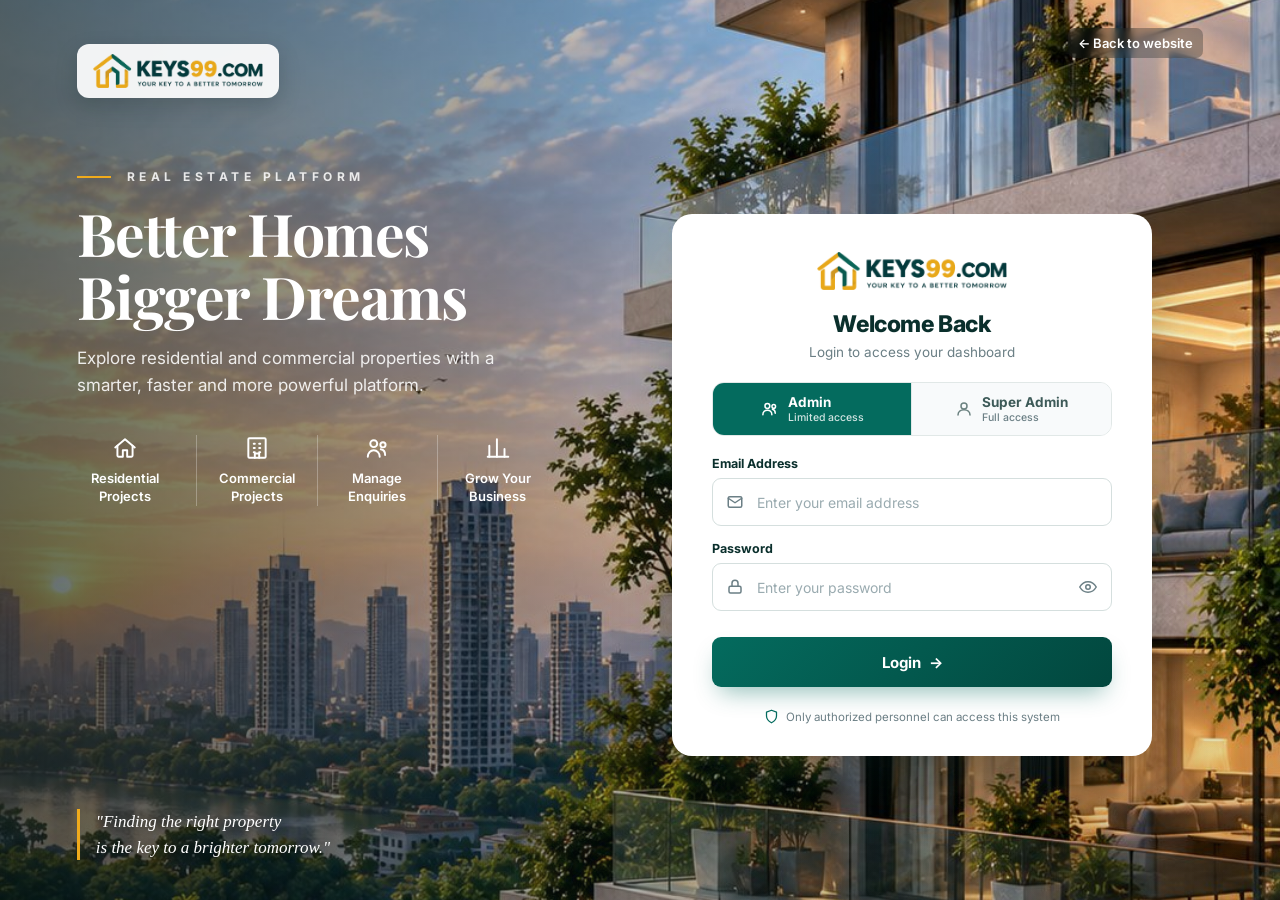
<file: login.html>
<!doctype html>
<html lang="en">
<head>
<meta charset="utf-8">
<meta name="viewport" content="width=device-width,initial-scale=1,viewport-fit=cover">
<meta name="robots" content="noindex,nofollow">
<meta name="theme-color" content="#046b5e">
<title>Keys99 Admin | Secure Login</title>
<link rel="preconnect" href="https://fonts.googleapis.com">
<link rel="preconnect" href="https://fonts.gstatic.com" crossorigin>
<link href="https://fonts.googleapis.com/css2?family=Inter:wght@400;500;600;700;800&family=Playfair+Display:wght@600;700&display=swap" rel="stylesheet">
<link rel="stylesheet" href="./css/login.css?v=20261106.1650-bfadc7a">
<script src="./assets/vendor/supabase-js-2.117.3/supabase.js"></script>
<!-- build:start (generated by scripts/stamp-build.sh — do not edit by hand) -->
<meta name="build" content="20261106.1650-bfadc7a">
<script type="importmap">
{
  "imports": {
    "./js/admins.js": "./js/admins.js?v=20261106.1650-bfadc7a",
    "./js/analytics.js": "./js/analytics.js?v=20261106.1650-bfadc7a",
    "./js/app.js": "./js/app.js?v=20261106.1650-bfadc7a",
    "./js/archive.js": "./js/archive.js?v=20261106.1650-bfadc7a",
    "./js/blog.js": "./js/blog.js?v=20261106.1650-bfadc7a",
    "./js/captcha.js": "./js/captcha.js?v=20261106.1650-bfadc7a",
    "./js/config.js": "./js/config.js?v=20261106.1650-bfadc7a",
    "./js/custom-select.js": "./js/custom-select.js?v=20261106.1650-bfadc7a",
    "./js/email-template.js": "./js/email-template.js?v=20261106.1650-bfadc7a",
    "./js/entity-form.js": "./js/entity-form.js?v=20261106.1650-bfadc7a",
    "./js/image-compress.js": "./js/image-compress.js?v=20261106.1650-bfadc7a",
    "./js/image-maintenance.js": "./js/image-maintenance.js?v=20261106.1650-bfadc7a",
    "./js/list-filters.js": "./js/list-filters.js?v=20261106.1650-bfadc7a",
    "./js/live-visitors.js": "./js/live-visitors.js?v=20261106.1650-bfadc7a",
    "./js/newsletter.js": "./js/newsletter.js?v=20261106.1650-bfadc7a",
    "./js/profile.js": "./js/profile.js?v=20261106.1650-bfadc7a",
    "./js/project-form.js": "./js/project-form.js?v=20261106.1650-bfadc7a",
    "./js/project-kinds.js": "./js/project-kinds.js?v=20261106.1650-bfadc7a",
    "./js/project-thumbs.js": "./js/project-thumbs.js?v=20261106.1650-bfadc7a",
    "./js/rentals.js": "./js/rentals.js?v=20261106.1650-bfadc7a",
    "./js/reports.js": "./js/reports.js?v=20261106.1650-bfadc7a",
    "./js/residential-projects.js": "./js/residential-projects.js?v=20261106.1650-bfadc7a",
    "./js/rich-text.js": "./js/rich-text.js?v=20261106.1650-bfadc7a",
    "./js/session-check.js": "./js/session-check.js?v=20261106.1650-bfadc7a",
    "./js/session-timeout.js": "./js/session-timeout.js?v=20261106.1650-bfadc7a",
    "./js/settings.js": "./js/settings.js?v=20261106.1650-bfadc7a",
    "./js/supabase-client.js": "./js/supabase-client.js?v=20261106.1650-bfadc7a",
    "./js/testimonials.js": "./js/testimonials.js?v=20261106.1650-bfadc7a",
    "./js/utils.js": "./js/utils.js?v=20261106.1650-bfadc7a"
  }
}
</script>
<!-- build:end -->
</head>
<body class="keys-login">
<main class="login-shell">
  <a class="back-link" href="https://keys99.com">← Back to website</a>

  <div class="hero-content">
    <a class="brand" href="https://keys99.com">
      <img class="brand-logo" src="./assets/images/logo.png" alt="Keys99.com — your key to a better tomorrow">
    </a>

    <div class="hero-copy">
      <span class="eyebrow">Real Estate Platform</span>
      <h1>Better Homes<br>Bigger Dreams</h1>
      <p>Explore residential and commercial properties with a smarter, faster and more powerful platform.</p>

      <div class="hero-features">
        <div>
          <svg width="26" height="26" viewBox="0 0 24 24" fill="none" stroke="currentColor" stroke-width="1.8" stroke-linecap="round" stroke-linejoin="round"><path d="M3 11.5 12 4l9 7.5"/><path d="M5 10v9a1 1 0 0 0 1 1h4v-6h4v6h4a1 1 0 0 0 1-1v-9"/></svg>
          <span>Residential<br>Projects</span>
        </div>
        <div>
          <svg width="26" height="26" viewBox="0 0 24 24" fill="none" stroke="currentColor" stroke-width="1.8" stroke-linecap="round" stroke-linejoin="round"><rect x="4" y="3" width="16" height="18" rx="1"/><path d="M9 8h1M14 8h1M9 12h1M14 12h1M9 16h1M14 16h1"/><path d="M10 21v-4h4v4"/></svg>
          <span>Commercial<br>Projects</span>
        </div>
        <div>
          <svg width="26" height="26" viewBox="0 0 24 24" fill="none" stroke="currentColor" stroke-width="1.8" stroke-linecap="round" stroke-linejoin="round"><circle cx="9" cy="8" r="3.2"/><path d="M3.5 20c0-3.3 2.5-6 5.5-6s5.5 2.7 5.5 6"/><circle cx="17.5" cy="9" r="2.4"/><path d="M15.5 13.2c2.4.4 4 2.6 4 5.3"/></svg>
          <span>Manage<br>Enquiries</span>
        </div>
        <div>
          <svg width="26" height="26" viewBox="0 0 24 24" fill="none" stroke="currentColor" stroke-width="1.8" stroke-linecap="round" stroke-linejoin="round"><path d="M4 20V10M11 20V4M18 20v-7"/><path d="M2.5 20h19"/></svg>
          <span>Grow Your<br>Business</span>
        </div>
      </div>
    </div>

    <blockquote>"Finding the right property<br>is the key to a brighter tomorrow."</blockquote>
  </div>

  <div class="login-card-wrap">
    <div class="login-card">
      <div class="card-brand">
        <img class="brand-logo" src="./assets/images/logo.png" alt="Keys99.com — your key to a better tomorrow">
      </div>

      <div class="login-heading">
        <h1>Welcome Back</h1>
        <p>Login to access your dashboard</p>
      </div>

      <div class="role-switch" role="tablist" aria-label="Account type">
        <button class="role-option active" type="button" data-role="admin" role="tab" aria-selected="true">
          <svg width="18" height="18" viewBox="0 0 24 24" fill="none" stroke="currentColor" stroke-width="2" stroke-linecap="round" stroke-linejoin="round"><circle cx="8.5" cy="8" r="3.2"/><path d="M2.5 19.5c0-3.6 2.7-6 6-6s6 2.4 6 6"/><circle cx="17" cy="8.5" r="2.4"/><path d="M15.2 12.3c2.2.5 3.8 2.5 3.8 5.2"/></svg>
          <span><b>Admin</b><small>Limited access</small></span>
        </button>
        <button class="role-option" type="button" data-role="super_admin" role="tab" aria-selected="false">
          <svg width="18" height="18" viewBox="0 0 24 24" fill="none" stroke="currentColor" stroke-width="2" stroke-linecap="round" stroke-linejoin="round"><circle cx="12" cy="8" r="4"/><path d="M4 20c0-4.4 3.6-7 8-7s8 2.6 8 7"/></svg>
          <span><b>Super Admin</b><small>Full access</small></span>
        </button>
      </div>
      <input type="hidden" id="selected-role" value="admin">

      <form id="login-form" novalidate onsubmit="return false">
        <label class="login-field">
          <span>Email Address</span>
          <div class="input-wrap">
            <span class="input-icon" aria-hidden="true">
              <svg width="18" height="18" viewBox="0 0 24 24" fill="none" stroke="currentColor" stroke-width="2" stroke-linecap="round" stroke-linejoin="round"><rect x="3" y="5" width="18" height="14" rx="2"/><path d="m3 7 9 6 9-6"/></svg>
            </span>
            <input id="email" type="email" autocomplete="username" placeholder="Enter your email address" required aria-describedby="email-error">
          </div>
          <span id="email-error" class="field-error" role="alert" aria-live="polite"></span>
        </label>

        <label class="login-field">
          <span>Password</span>
          <div class="input-wrap">
            <span class="input-icon" aria-hidden="true">
              <svg width="18" height="18" viewBox="0 0 24 24" fill="none" stroke="currentColor" stroke-width="2" stroke-linecap="round" stroke-linejoin="round"><rect x="4" y="11" width="16" height="9" rx="2"/><path d="M8 11V7a4 4 0 0 1 8 0v4"/></svg>
            </span>
            <input id="password" type="password" autocomplete="current-password" placeholder="Enter your password" required aria-describedby="password-error">
            <button class="password-toggle" id="toggle-password" type="button" aria-label="Show password" aria-pressed="false">
              <svg id="eye-icon" width="18" height="18" viewBox="0 0 24 24" fill="none" stroke="currentColor" stroke-width="2" stroke-linecap="round" stroke-linejoin="round"><path d="M1 12s4-7 11-7 11 7 11 7-4 7-11 7-11-7-11-7Z"/><circle cx="12" cy="12" r="3"/></svg>
            </button>
          </div>
          <span id="password-error" class="field-error" role="alert" aria-live="polite"></span>
        </label>


        <button class="login-submit" id="login-submit" type="submit">
          <span class="spinner" aria-hidden="true"></span>
          <span class="btn-label">Login</span>
          <span class="btn-arrow" aria-hidden="true">→</span>
        </button>
        <div id="login-error" class="login-error" role="alert" aria-live="polite"></div>
      </form>

      <!-- Step 2: the code Supabase emails to the admin. Only the session this creates is kept. -->
      <form id="otp-form" class="otp-form" novalidate hidden onsubmit="return false">
        <p class="otp-intro">We've emailed a sign-in code to <b id="otp-email"></b>. Enter it below to open the dashboard.</p>
        <label class="login-field">
          <span>Email Code</span>
          <div class="input-wrap">
            <span class="input-icon" aria-hidden="true">
              <svg width="18" height="18" viewBox="0 0 24 24" fill="none" stroke="currentColor" stroke-width="2" stroke-linecap="round" stroke-linejoin="round"><rect x="3" y="5" width="18" height="14" rx="2"/><path d="m3 7 9 6 9-6"/></svg>
            </span>
            <input id="otp-code" type="text" inputmode="numeric" autocomplete="one-time-code" maxlength="8" placeholder="Enter the code" required aria-describedby="otp-code-error">
          </div>
          <span id="otp-code-error" class="field-error" role="alert" aria-live="polite"></span>
        </label>
        <button class="login-submit" id="otp-submit" type="submit">
          <span class="spinner" aria-hidden="true"></span>
          <span class="btn-label">Verify &amp; Continue</span>
          <span class="btn-arrow" aria-hidden="true">→</span>
        </button>
        <div class="otp-actions">
          <button type="button" class="otp-link" id="otp-resend">Resend code</button>
          <button type="button" class="otp-link" id="otp-back">Use a different account</button>
        </div>
        <div id="otp-error" class="login-error" role="alert" aria-live="polite"></div>
      </form>

      <div id="login-captcha" class="login-captcha"></div>

      <div class="secure-note">
        <svg width="15" height="15" viewBox="0 0 24 24" fill="none" stroke="currentColor" stroke-width="2" stroke-linecap="round" stroke-linejoin="round"><path d="M12 2 4 5v6c0 5 3.5 8.5 8 11 4.5-2.5 8-6 8-11V5l-8-3Z"/></svg>
        Only authorized personnel can access this system
      </div>
    </div>
  </div>
</main>

<script type="module">
import { SUPABASE_URL } from './js/config.js';
import { sb } from './js/supabase-client.js';   // the shared client, on the PKCE flow
import { captchaEnabled, createCaptcha } from './js/captcha.js';
import { signedInWithEmailCode } from './js/session-check.js';
import { markActive, clearActivity, sessionExpiredReason } from './js/session-timeout.js';

// Read before anything else: Supabase sends an email-link sign-in back here as ?code=… (PKCE),
// or with ?error=… when it can't be completed.
const RETURN_PARAMS = ['code', 'error', 'error_code', 'error_description'];
const linkReturn = (() => {
  const q = new URLSearchParams(location.search);
  const h = new URLSearchParams(location.hash.replace(/^#/, ''));
  return RETURN_PARAMS.some(k => q.has(k) || h.has(k)) ? { hadCode: q.has('code'), error: q.get('error_description') || h.get('error_description') || q.get('error') || h.get('error') } : null;
})();
const PENDING_ROLE_KEY = 'k99-admin-pending-role';

const form = document.querySelector('#login-form');
const errorBox = document.querySelector('#login-error');
const roleInput = document.querySelector('#selected-role');
const submit = document.querySelector('#login-submit');
const emailInput = document.querySelector('#email');
const password = document.querySelector('#password');
const emailError = document.querySelector('#email-error');
const passwordError = document.querySelector('#password-error');
const eyeIcon = document.querySelector('#eye-icon');

const EYE_OPEN = '<path d="M1 12s4-7 11-7 11 7 11 7-4 7-11 7-11-7-11-7Z"/><circle cx="12" cy="12" r="3"/>';
const EYE_CLOSED = '<path d="M17.94 17.94A10.94 10.94 0 0 1 12 19c-7 0-11-7-11-7a21.6 21.6 0 0 1 5.06-5.94M9.9 4.24A10.94 10.94 0 0 1 12 4c7 0 11 7 11 7a21.6 21.6 0 0 1-2.61 3.53"/><path d="m1 1 22 22"/><path d="M9.88 9.88a3 3 0 1 0 4.24 4.24"/>';
const EMAIL_PATTERN = /^[^\s@]+@[^\s@]+\.[^\s@]+$/;

// Supabase's CAPTCHA protection is on: every sign-in / reset sends a Turnstile token
// (js/captcha.js). Without one Supabase answers "captcha protection: request disallowed".
const captcha = captchaEnabled() ? createCaptcha(document.querySelector('#login-captcha')) : null;
function captchaMissingMessage() {
  const code = captcha && captcha.error();
  if (String(code) === '110200') return `The security check isn't allowed on ${location.hostname} yet (Cloudflare error 110200). Add this address under Cloudflare > Turnstile > Hostname management.`;
  if (code === 'script-blocked') return "The security check couldn't load. Check your internet connection (or turn off any content blocker for this site), reload the page and try again.";
  if (code) return `The security check couldn't run (Cloudflare error ${code}). Please reload the page and try again.`;
  if (captcha && captcha.isInteractive()) return 'Please tick the security check box below, then press the button again.';
  return 'The security check is taking longer than usual — check your internet connection, then press the button again.';
}
// Waits for the token, with the button's label showing why the page is still busy.
async function captchaOptions(button) {
  if (!captcha) return {};
  const label = button && button.querySelector('.btn-label');
  const original = label && label.textContent;
  const slow = label && setTimeout(() => { label.textContent = 'Checking security…'; }, 1200);
  try {
    const token = await captcha.token();
    return token ? { captchaToken: token } : null;
  } finally {
    if (label) { clearTimeout(slow); label.textContent = original; }
  }
}
const friendlyAuthError = message => (/captcha/i.test(message || '')
  ? "The security check didn't go through. Please wait a moment and try again."
  : message);

function setError(message) {
  errorBox.textContent = message || '';
  errorBox.classList.toggle('show', Boolean(message));
}

function setFieldError(field, message) {
  const input = field === 'email' ? emailInput : password;
  const box = field === 'email' ? emailError : passwordError;
  box.textContent = message || '';
  box.classList.toggle('show', Boolean(message));
  input.classList.toggle('invalid', Boolean(message));
  input.setAttribute('aria-invalid', String(Boolean(message)));
}

function clearFieldErrors() {
  setFieldError('email', '');
  setFieldError('password', '');
}

emailInput.addEventListener('input', () => setFieldError('email', ''));
password.addEventListener('input', () => setFieldError('password', ''));

function setLoading(loading) {
  submit.disabled = loading;
  submit.dataset.loading = String(loading);
}

// Signs this browser out without ever hanging the page: Supabase's sign-out also calls the
// server, which can stall on a slow connection, so give it a few seconds and then drop the
// saved session ourselves.
const AUTH_STORAGE_KEY = `sb-${new URL(SUPABASE_URL).hostname.split('.')[0]}-auth-token`;
async function signOutHere() {
  await Promise.race([
    sb.auth.signOut({ scope: 'local' }).catch(() => {}),
    new Promise(r => setTimeout(r, 4000))
  ]);
  try { localStorage.removeItem(AUTH_STORAGE_KEY); } catch (_) {}
}

// Checks the signed-in account has an authorized role and it matches the selected Super
// Admin/Admin tab. On failure it signs this browser out and reports why. Returns true if OK.
async function hasRole(user, selectedRole, reportError) {
  const { data: roleRows, error: roleError } = await sb
    .from('user_roles')
    .select('role')
    .eq('user_id', user.id);

  if (roleError) {
    await signOutHere();
    reportError(roleError.message);
    return false;
  }

  const roles = (roleRows || []).map(r => r.role);
  const authorized = roles.some(r => ['super_admin', 'admin', 'editor', 'agent', 'moderator'].includes(r));

  if (!authorized) {
    await signOutHere();
    reportError('This account is not authorized for the Keys99 Admin Panel.');
    return false;
  }

  if (!roles.includes(selectedRole)) {
    await signOutHere();
    reportError('Your account does not have the selected access role.');
    return false;
  }
  return true;
}

// Once the emailed-code session exists: check the role again and open the dashboard.
async function authorizeAndEnter(user, selectedRole, reportError) {
  if (!(await hasRole(user, selectedRole, reportError))) return false;
  markActive();   // a fresh start for the 1-hour idle limit (js/session-timeout.js)
  window.location.replace('./index.html');
  return true;
}

document.querySelectorAll('.role-option').forEach(button => {
  button.addEventListener('click', () => {
    document.querySelectorAll('.role-option').forEach(b => {
      const active = b === button;
      b.classList.toggle('active', active);
      b.setAttribute('aria-selected', String(active));
    });
    roleInput.value = button.dataset.role;
    setError('');
    clearFieldErrors();
  });
});

document.querySelector('#toggle-password').addEventListener('click', e => {
  const visible = password.type === 'text';
  password.type = visible ? 'password' : 'text';
  eyeIcon.innerHTML = visible ? EYE_OPEN : EYE_CLOSED;
  e.currentTarget.setAttribute('aria-label', visible ? 'Show password' : 'Hide password');
  e.currentTarget.setAttribute('aria-pressed', String(!visible));
});



form.addEventListener('submit', async e => {
  e.preventDefault();
  setError('');
  clearFieldErrors();

  const emailValue = emailInput.value.trim();
  const passwordValue = password.value;
  const selectedRole = roleInput.value;

  let hasFieldError = false;
  if (!emailValue) {
    setFieldError('email', 'Email address is required.');
    hasFieldError = true;
  } else if (!EMAIL_PATTERN.test(emailValue)) {
    setFieldError('email', 'Enter a valid email address.');
    hasFieldError = true;
  }
  if (!passwordValue) {
    setFieldError('password', 'Password is required.');
    hasFieldError = true;
  }
  if (hasFieldError) return;

  setLoading(true);

  const captchaOpts = await captchaOptions(submit);
  if (!captchaOpts) {
    setError(captchaMissingMessage());
    captcha.refresh();
    setLoading(false);
    return;
  }

  const { data, error } = await sb.auth.signInWithPassword({
    email: emailValue,
    password: passwordValue,
    ...(captchaOpts.captchaToken ? { options: captchaOpts } : {})
  });

  if (error) {
    const invalidCredentials = /invalid login credentials/i.test(error.message);
    if (invalidCredentials) {
      setFieldError('password', 'Incorrect email or password.');
    } else {
      setError(friendlyAuthError(error.message));
    }
    setLoading(false);
    return;
  }

  // Step 1 done: the password is right. Check the role, then drop this password session and
  // continue with the code Supabase emails - only the session that code creates is kept.
  if (!(await hasRole(data.user, selectedRole, setError))) { setLoading(false); return; }
  await signOutHere();
  pending = { email: emailValue, role: selectedRole };
  const sent = await sendCode(setError);
  setLoading(false);
  if (!sent) { pending = null; return; }
  password.value = '';
  showCodeStep();
});

/* ---------------- step 2: the emailed code ---------------- */

const otpForm = document.querySelector('#otp-form');
const otpCode = document.querySelector('#otp-code');
const otpCodeError = document.querySelector('#otp-code-error');
const otpErrorBox = document.querySelector('#otp-error');
const otpSubmit = document.querySelector('#otp-submit');
const resendBtn = document.querySelector('#otp-resend');
const RESEND_SECONDS = 60;
let pending = null;            // { email, role } after a correct password
let resendTimer = null;

function setOtpError(message) {
  otpErrorBox.classList.remove('ok');
  otpErrorBox.textContent = message || '';
  otpErrorBox.classList.toggle('show', Boolean(message));
}
function setOtpFieldError(message) {
  otpCodeError.textContent = message || '';
  otpCodeError.classList.toggle('show', Boolean(message));
  otpCode.classList.toggle('invalid', Boolean(message));
}

// Supabase emails the code (the same email-code sign-in as keys99.com). Admin accounts
// already exist, so it never creates one. Returns true when it was sent.
async function sendCode(reportError) {
  const captchaOpts = await captchaOptions(submit);
  if (!captchaOpts) { reportError(captchaMissingMessage()); captcha.refresh(); return false; }
  const { error } = await sb.auth.signInWithOtp({
    email: pending.email,
    options: { shouldCreateUser: false, emailRedirectTo: new URL('./login.html', window.location.href).href, ...captchaOpts }
  });
  if (error) {
    reportError(/rate limit|security purposes|seconds/i.test(error.message)
      ? 'Please wait a minute before asking for another code.'
      : friendlyAuthError(error.message));
    return false;
  }
  try { sessionStorage.setItem(PENDING_ROLE_KEY, pending.role); } catch (_) {}
  startResendCountdown();
  return true;
}

function startResendCountdown() {
  clearInterval(resendTimer);
  let left = RESEND_SECONDS;
  resendBtn.disabled = true;
  resendBtn.textContent = `Resend code in ${left}s`;
  resendTimer = setInterval(() => {
    left -= 1;
    if (left > 0) { resendBtn.textContent = `Resend code in ${left}s`; return; }
    clearInterval(resendTimer);
    resendBtn.disabled = false;
    resendBtn.textContent = 'Resend code';
  }, 1000);
}

function showCodeStep() {
  document.querySelector('#otp-email').textContent = pending.email;
  form.hidden = true;
  document.querySelector('.role-switch')?.setAttribute('hidden', '');
  otpForm.hidden = false;
  otpCode.value = '';
  setOtpError('');
  setOtpFieldError('');
  setTimeout(() => otpCode.focus(), 50);
}

function showPasswordStep() {
  clearInterval(resendTimer);
  pending = null;
  otpForm.hidden = true;
  form.hidden = false;
  document.querySelector('.role-switch')?.removeAttribute('hidden');
  setError('');
  setTimeout(() => password.focus(), 50);
}

otpCode.addEventListener('input', () => {
  otpCode.value = otpCode.value.replace(/\D/g, '').slice(0, 8);
  setOtpFieldError('');
});

otpForm.addEventListener('submit', async e => {
  e.preventDefault();
  if (!pending) { showPasswordStep(); return; }
  setOtpError('');
  const code = otpCode.value.trim();
  if (!/^\d{6,8}$/.test(code)) { setOtpFieldError('Enter the code from the email.'); return; }
  otpSubmit.disabled = true;
  otpSubmit.dataset.loading = 'true';
  const { data, error } = await sb.auth.verifyOtp({ email: pending.email, token: code, type: 'email' });
  if (error || !data?.session) {
    otpSubmit.disabled = false;
    otpSubmit.dataset.loading = 'false';
    setOtpFieldError(/expired|invalid/i.test(error?.message || '')
      ? 'That code is wrong or has expired. Check the latest email, or resend a code.'
      : friendlyAuthError(error?.message || 'Could not verify the code.'));
    return;
  }
  const ok = await authorizeAndEnter(data.session.user, pending.role, setOtpError);
  if (!ok) { otpSubmit.disabled = false; otpSubmit.dataset.loading = 'false'; }
});

resendBtn.addEventListener('click', async () => {
  if (!pending) { showPasswordStep(); return; }
  setOtpError('');
  otpErrorBox.classList.remove('ok');
  resendBtn.disabled = true;
  const sent = await sendCode(setOtpError);
  if (!sent) { resendBtn.disabled = false; return; }
  setOtpError('A new code is on its way - use the code from the latest email.');
  otpErrorBox.classList.add('ok');
});

document.querySelector('#otp-back').addEventListener('click', showPasswordStep);

// Already signed in on this browser? Only a session made with the emailed code counts; one
// from the password alone is dropped. Runs last and in the background, so the buttons above
// always work even while this waits on the network.
//
// Coming back from the email's sign-in link: supabase-js swaps the one-time ?code= for the
// session while getSession() runs (PKCE). That only works in the browser that asked for the
// code; elsewhere there is no session and the visitor is told to type the code instead. The
// code / error is then cleared from the address either way.
(async () => {
  let session = null;
  try {
    ({ data: { session } } = await sb.auth.getSession());
  } catch (_) { /* treated as no session */ }
  if (linkReturn) {
    const clean = new URL(location.href);
    RETURN_PARAMS.forEach(k => clean.searchParams.delete(k));
    history.replaceState(null, '', clean.pathname + clean.search);
  }
  let role = roleInput.value;
  try { role = sessionStorage.getItem(PENDING_ROLE_KEY) || role; } catch (_) {}
  const signedOut = new URLSearchParams(location.search).get('signed_out');
  if (signedOut) {
    const clean = new URL(location.href);
    clean.searchParams.delete('signed_out');
    history.replaceState(null, '', clean.pathname + clean.search);
    setError(signedOut === 'max'
      ? 'Your 12-hour session has ended. Please sign in again.'
      : signedOut === 'idle' ? 'You were signed out after 1 hour of inactivity. Please sign in again.' : '');
  }
  if (pending) return;
  // A session that is past the idle / 12-hour limit isn't resumed (it would only bounce back).
  if (session && signedInWithEmailCode(session) && !linkReturn) {
    const expired = sessionExpiredReason(session);
    if (expired) {
      clearActivity();
      await signOutHere();
      setError(expired === 'max' ? 'Your 12-hour session has ended. Please sign in again.' : 'You were signed out after 1 hour of inactivity. Please sign in again.');
      return;
    }
  }
  if (session && signedInWithEmailCode(session)) {
    try { sessionStorage.removeItem(PENDING_ROLE_KEY); } catch (_) {}
    await authorizeAndEnter(session.user, role, setError);
    return;
  }
  if (session) await signOutHere();
  if (linkReturn) {
    setError(/expired/i.test(linkReturn.error || '')
      ? 'That sign-in link has expired. Please log in again to get a new code.'
      : 'This sign-in link can only be used in the browser where you logged in. Type the code from the email instead, or log in again here.');
  }
})();
</script>
</body>
</html>
</file>
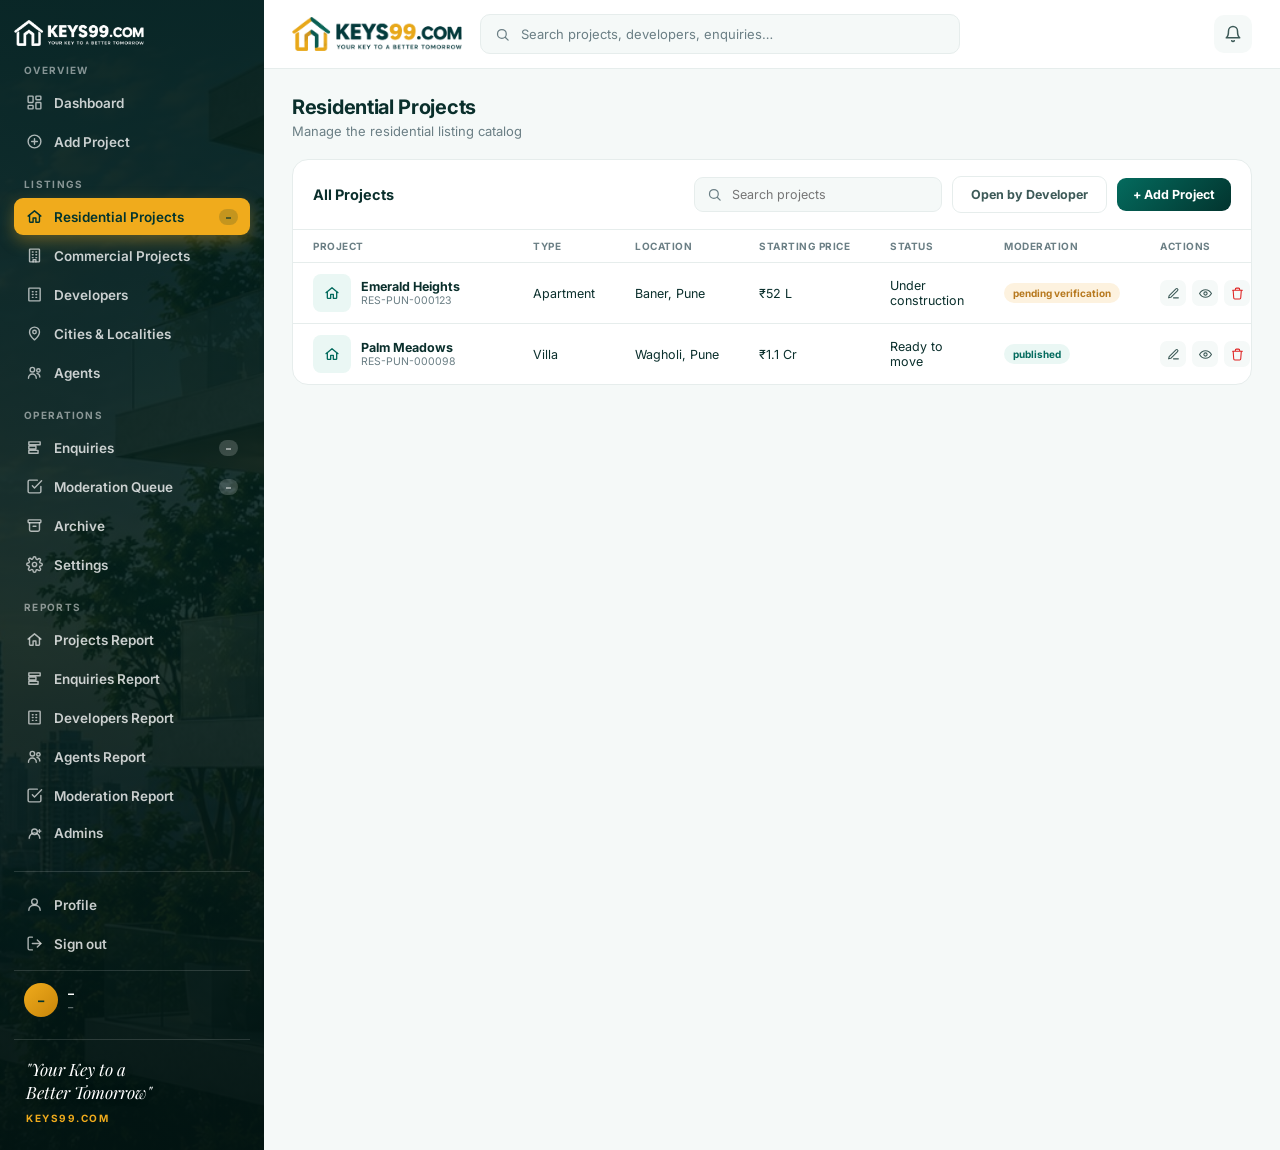
<file: residential-projects.html>
<!doctype html>
<html lang="en">
<head>
<meta charset="utf-8">
<meta name="viewport" content="width=device-width,initial-scale=1">
<meta name="robots" content="noindex,nofollow">
<meta name="theme-color" content="#046b5e">
<title>Keys99 Admin — Residential Projects</title>
<link rel="preconnect" href="https://fonts.googleapis.com">
<link rel="preconnect" href="https://fonts.gstatic.com" crossorigin>
<link href="https://fonts.googleapis.com/css2?family=Inter:wght@400;500;600;700;800&family=Playfair+Display:ital@1&display=swap" rel="stylesheet">
<!--
  This page's design tokens, sidebar/topbar shell, and shared table/pill/panel
  components live in css/admin.css — the same file every other admin list page
  (Developers, Agents, Cities, Enquiries, Moderation, Dashboard) uses. Duplicating
  those rules into a page-specific stylesheet here would just be the same
  drift risk that was removed from the project form (see commit history).
  css/residential-projects.css below holds ONLY the handful of rules that are
  genuinely specific to this one page.
-->
<link rel="stylesheet" href="./css/admin.css">
<link rel="stylesheet" href="./css/residential-projects.css">
</head>
<body>
<div class="shell">
  <aside class="sidebar" id="sidebar">
    <a class="sb-brand-link" href="https://keys99.com"><img src="./assets/images/logo.png" alt="Keys99.com"></a>

    <div class="sb-section">Overview</div>
    <nav class="sb-nav">
      <button class="sb-item" data-page="dashboard"><svg width="17" height="17" viewBox="0 0 24 24" fill="none" stroke="currentColor" stroke-width="2" stroke-linecap="round" stroke-linejoin="round"><rect x="3" y="3" width="7" height="9" rx="1"/><rect x="14" y="3" width="7" height="5" rx="1"/><rect x="14" y="12" width="7" height="9" rx="1"/><rect x="3" y="16" width="7" height="5" rx="1"/></svg>Dashboard</button>
      <button class="sb-item" id="sb-add-project" data-page="residential" data-add="1"><svg width="17" height="17" viewBox="0 0 24 24" fill="none" stroke="currentColor" stroke-width="2" stroke-linecap="round" stroke-linejoin="round"><circle cx="12" cy="12" r="9"/><path d="M12 8v8M8 12h8"/></svg>Add Project</button>
    </nav>

    <div class="sb-section">Listings</div>
    <nav class="sb-nav">
      <button class="sb-item active" data-page="residential"><svg width="17" height="17" viewBox="0 0 24 24" fill="none" stroke="currentColor" stroke-width="2" stroke-linecap="round" stroke-linejoin="round"><path d="M3 11.5 12 4l9 7.5"/><path d="M5 10v9a1 1 0 0 0 1 1h4v-6h4v6h4a1 1 0 0 0 1-1v-9"/></svg>Residential Projects<span class="count" id="count-residential">–</span></button>
      <button class="sb-item" data-page="commercial"><svg width="17" height="17" viewBox="0 0 24 24" fill="none" stroke="currentColor" stroke-width="2" stroke-linecap="round" stroke-linejoin="round"><rect x="5" y="3" width="14" height="18" rx="1"/><path d="M9 7h1M14 7h1M9 11h1M14 11h1M9 15h1M14 15h1"/><path d="M10 21v-3h4v3"/></svg>Commercial Projects</button>
      <button class="sb-item" data-page="developers"><svg width="17" height="17" viewBox="0 0 24 24" fill="none" stroke="currentColor" stroke-width="2" stroke-linecap="round" stroke-linejoin="round"><rect x="4" y="3" width="16" height="18" rx="1"/><path d="M9 8h1M14 8h1M9 12h1M14 12h1M9 16h1M14 16h1"/></svg>Developers</button>
      <button class="sb-item" data-page="cities"><svg width="17" height="17" viewBox="0 0 24 24" fill="none" stroke="currentColor" stroke-width="2" stroke-linecap="round" stroke-linejoin="round"><path d="M12 21s-7-5.5-7-11a7 7 0 0 1 14 0c0 5.5-7 11-7 11Z"/><circle cx="12" cy="10" r="2.5"/></svg>Cities &amp; Localities</button>
      <button class="sb-item" data-page="agents"><svg width="17" height="17" viewBox="0 0 24 24" fill="none" stroke="currentColor" stroke-width="2" stroke-linecap="round" stroke-linejoin="round"><circle cx="9" cy="8" r="3.2"/><path d="M3.5 20c0-3.3 2.5-6 5.5-6s5.5 2.7 5.5 6"/><circle cx="17.5" cy="9" r="2.4"/><path d="M15.5 13.2c2.4.4 4 2.6 4 5.3"/></svg>Agents</button>
    </nav>

    <div class="sb-section">Operations</div>
    <nav class="sb-nav">
      <button class="sb-item" data-page="enquiries"><svg width="17" height="17" viewBox="0 0 24 24" fill="none" stroke="currentColor" stroke-width="2" stroke-linecap="round" stroke-linejoin="round"><path d="M4 4h16v4H4zM4 10h10v4H4zM4 16h13v4H4z"/></svg>Enquiries<span class="count" id="count-enquiries">–</span></button>
      <button class="sb-item" data-page="moderation"><svg width="17" height="17" viewBox="0 0 24 24" fill="none" stroke="currentColor" stroke-width="2" stroke-linecap="round" stroke-linejoin="round"><path d="M9 11 12 14 22 4"/><path d="M21 12v7a2 2 0 0 1-2 2H5a2 2 0 0 1-2-2V5a2 2 0 0 1 2-2h11"/></svg>Moderation Queue<span class="count" id="count-moderation">–</span></button>
      <button class="sb-item" id="sb-archive-item" data-page="archive" hidden><svg width="17" height="17" viewBox="0 0 24 24" fill="none" stroke="currentColor" stroke-width="2" stroke-linecap="round" stroke-linejoin="round"><rect x="3" y="4" width="18" height="4" rx="1"/><path d="M5 8v10a2 2 0 0 0 2 2h10a2 2 0 0 0 2-2V8"/><path d="M10 13h4"/></svg>Archive</button>
      <button class="sb-item" data-page="settings"><svg width="17" height="17" viewBox="0 0 24 24" fill="none" stroke="currentColor" stroke-width="2" stroke-linecap="round" stroke-linejoin="round"><circle cx="12" cy="12" r="3"/><path d="M19.4 15a1.7 1.7 0 0 0 .3 1.9l.1.1a2 2 0 1 1-2.8 2.8l-.1-.1a1.7 1.7 0 0 0-1.9-.3 1.7 1.7 0 0 0-1 1.6V21a2 2 0 1 1-4 0v-.2a1.7 1.7 0 0 0-1-1.6 1.7 1.7 0 0 0-1.9.3l-.1.1a2 2 0 1 1-2.8-2.8l.1-.1a1.7 1.7 0 0 0 .3-1.9 1.7 1.7 0 0 0-1.6-1H3a2 2 0 1 1 0-4h.2a1.7 1.7 0 0 0 1.6-1 1.7 1.7 0 0 0-.3-1.9l-.1-.1a2 2 0 1 1 2.8-2.8l.1.1a1.7 1.7 0 0 0 1.9.3H9a1.7 1.7 0 0 0 1-1.6V3a2 2 0 1 1 4 0v.2a1.7 1.7 0 0 0 1 1.6 1.7 1.7 0 0 0 1.9-.3l.1-.1a2 2 0 1 1 2.8 2.8l-.1.1a1.7 1.7 0 0 0-.3 1.9V9a1.7 1.7 0 0 0 1.6 1H21a2 2 0 1 1 0 4h-.2a1.7 1.7 0 0 0-1.6 1Z"/></svg>Settings</button>
    </nav>

    <div class="sb-section">Reports</div>
    <nav class="sb-nav">
      <button class="sb-item" data-page="report-projects"><svg width="17" height="17" viewBox="0 0 24 24" fill="none" stroke="currentColor" stroke-width="2" stroke-linecap="round" stroke-linejoin="round"><path d="M3 11.5 12 4l9 7.5"/><path d="M5 10v9a1 1 0 0 0 1 1h4v-6h4v6h4a1 1 0 0 0 1-1v-9"/></svg>Projects Report</button>
      <button class="sb-item" data-page="report-enquiries"><svg width="17" height="17" viewBox="0 0 24 24" fill="none" stroke="currentColor" stroke-width="2" stroke-linecap="round" stroke-linejoin="round"><path d="M4 4h16v4H4zM4 10h10v4H4zM4 16h13v4H4z"/></svg>Enquiries Report</button>
      <button class="sb-item" data-page="report-developers"><svg width="17" height="17" viewBox="0 0 24 24" fill="none" stroke="currentColor" stroke-width="2" stroke-linecap="round" stroke-linejoin="round"><rect x="4" y="3" width="16" height="18" rx="1"/><path d="M9 8h1M14 8h1M9 12h1M14 12h1M9 16h1M14 16h1"/></svg>Developers Report</button>
      <button class="sb-item" data-page="report-agents"><svg width="17" height="17" viewBox="0 0 24 24" fill="none" stroke="currentColor" stroke-width="2" stroke-linecap="round" stroke-linejoin="round"><circle cx="9" cy="8" r="3.2"/><path d="M3.5 20c0-3.3 2.5-6 5.5-6s5.5 2.7 5.5 6"/><circle cx="17.5" cy="9" r="2.4"/><path d="M15.5 13.2c2.4.4 4 2.6 4 5.3"/></svg>Agents Report</button>
      <button class="sb-item" data-page="report-moderation"><svg width="17" height="17" viewBox="0 0 24 24" fill="none" stroke="currentColor" stroke-width="2" stroke-linecap="round" stroke-linejoin="round"><path d="M9 11 12 14 22 4"/><path d="M21 12v7a2 2 0 0 1-2 2H5a2 2 0 0 1-2-2V5a2 2 0 0 1 2-2h11"/></svg>Moderation Report</button>
    </nav>

    <div class="sb-section" id="sb-admins-section" hidden>Administration</div>
    <nav class="sb-nav" id="sb-admins-nav" hidden>
      <button class="sb-item" data-page="admins"><svg width="17" height="17" viewBox="0 0 24 24" fill="none" stroke="currentColor" stroke-width="2" stroke-linecap="round" stroke-linejoin="round"><path d="M12 15a4 4 0 1 0 0-8 4 4 0 0 0 0 8Z"/><path d="M4.5 20a7.5 7.5 0 0 1 15 0"/><path d="M19 8v4M21 10h-4"/></svg>Admins</button>
    </nav>

    <div class="sb-fill"></div>

    <div class="sb-account">
      <button class="sb-item" data-page="profile"><svg width="17" height="17" viewBox="0 0 24 24" fill="none" stroke="currentColor" stroke-width="2" stroke-linecap="round" stroke-linejoin="round"><circle cx="12" cy="8" r="4"/><path d="M4 20c0-4.4 3.6-7 8-7s8 2.6 8 7"/></svg>Profile</button>
      <button class="sb-item sb-signout" id="logout-btn"><svg width="17" height="17" viewBox="0 0 24 24" fill="none" stroke="currentColor" stroke-width="2" stroke-linecap="round" stroke-linejoin="round"><path d="M9 21H5a2 2 0 0 1-2-2V5a2 2 0 0 1 2-2h4"/><path d="M16 17l5-5-5-5"/><path d="M21 12H9"/></svg>Sign out</button>
    </div>

    <div class="sb-user">
      <span class="sb-avatar" id="user-avatar">–</span>
      <span class="sb-user-meta"><strong id="user-name">–</strong><span id="user-role">–</span></span>
    </div>

    <div class="sb-quote">
      <p>"Your Key to a<br>Better Tomorrow"</p>
      <span>KEYS99.COM</span>
    </div>
  </aside>

  <div class="sidebar-backdrop" id="sidebar-backdrop"></div>

  <div class="main">
    <div class="topbar">
      <button class="tb-menu-btn" id="menu-btn"><svg width="18" height="18" viewBox="0 0 24 24" fill="none" stroke="currentColor" stroke-width="2" stroke-linecap="round" stroke-linejoin="round"><path d="M3 6h18M3 12h18M3 18h18"/></svg></button>
      <img class="tb-logo" src="./assets/images/logo.png" alt="Keys99.com">
      <div class="tb-search">
        <svg width="15" height="15" viewBox="0 0 24 24" fill="none" stroke="currentColor" stroke-width="2" stroke-linecap="round" stroke-linejoin="round"><circle cx="11" cy="11" r="7"/><path d="m21 21-4.3-4.3"/></svg>
        <input type="text" placeholder="Search projects, developers, enquiries…" disabled>
      </div>
      <div class="tb-right">
        <button class="tb-bell" id="notif-btn"><span class="dot" id="notif-dot" hidden></span><svg width="18" height="18" viewBox="0 0 24 24" fill="none" stroke="currentColor" stroke-width="2" stroke-linecap="round" stroke-linejoin="round"><path d="M18 8a6 6 0 0 0-12 0c0 7-3 9-3 9h18s-3-2-3-9"/><path d="M13.7 21a2 2 0 0 1-3.4 0"/></svg></button>
      </div>
    </div>

    <div class="content" id="content">
      <div class="page-head">
        <h1>Residential Projects</h1>
        <p>Manage the residential listing catalog</p>
      </div>

      <div class="panel" id="residential-projects-panel">
        <div class="panel-head">
          <h2>All Projects</h2>
          <div class="toolbar">
            <div class="list-search">
              <svg width="15" height="15" viewBox="0 0 24 24" fill="none" stroke="currentColor" stroke-width="2" stroke-linecap="round" stroke-linejoin="round"><circle cx="11" cy="11" r="7"/><path d="m21 21-4.3-4.3"/></svg>
              <input type="text" id="project-search-input" placeholder="Search projects" autocomplete="off">
            </div>
            <button class="btn-outline" id="open-by-developer">Open by Developer</button>
            <button class="btn-primary" id="add-project">+ Add Project</button>
          </div>
        </div>
        <div class="table-wrap">
          <table>
            <thead>
              <tr>
                <th>Project</th>
                <th>Type</th>
                <th>Location</th>
                <th>Starting Price</th>
                <th>Status</th>
                <th>Moderation</th>
                <th>Actions</th>
              </tr>
            </thead>
            <!--
              #residential-projects-rows is populated at runtime from Supabase (see js/app.js → residentialPage()).
              The two rows below are sample data so this file previews correctly when opened directly in a browser
              or edited by a developer — they render once, then get replaced by real rows immediately on load.
            -->
            <tbody id="residential-projects-rows">
              <tr>
                <td><div class="proj-cell"><span class="proj-thumb"><svg width="16" height="16" viewBox="0 0 24 24" fill="none" stroke="currentColor" stroke-width="2" stroke-linecap="round" stroke-linejoin="round"><path d="M3 11.5 12 4l9 7.5"/><path d="M5 10v9a1 1 0 0 0 1 1h4v-6h4v6h4a1 1 0 0 0 1-1v-9"/></svg></span><div><div class="proj-name">Emerald Heights</div><div class="proj-code">RES-PUN-000123</div></div></div></td>
                <td>Apartment</td>
                <td>Baner, Pune</td>
                <td>₹52 L</td>
                <td>Under construction</td>
                <td><span class="pill pending_verification">pending verification</span></td>
                <td><div class="row-actions"><button class="icon-btn"><svg width="13" height="13" viewBox="0 0 24 24" fill="none" stroke="currentColor" stroke-width="2" stroke-linecap="round" stroke-linejoin="round"><path d="M12 20h9"/><path d="M16.5 3.5a2.1 2.1 0 0 1 3 3L7 19l-4 1 1-4Z"/></svg></button><button class="icon-btn"><svg width="13" height="13" viewBox="0 0 24 24" fill="none" stroke="currentColor" stroke-width="2" stroke-linecap="round" stroke-linejoin="round"><path d="M1 12s4-7 11-7 11 7 11 7-4 7-11 7-11-7-11-7Z"/><circle cx="12" cy="12" r="3"/></svg></button><button class="icon-btn danger"><svg width="13" height="13" viewBox="0 0 24 24" fill="none" stroke="currentColor" stroke-width="2" stroke-linecap="round" stroke-linejoin="round"><path d="M3 6h18M8 6V4a2 2 0 0 1 2-2h4a2 2 0 0 1 2 2v2m3 0-1 14a2 2 0 0 1-2 2H7a2 2 0 0 1-2-2L4 6"/></svg></button></div></td>
              </tr>
              <tr>
                <td><div class="proj-cell"><span class="proj-thumb"><svg width="16" height="16" viewBox="0 0 24 24" fill="none" stroke="currentColor" stroke-width="2" stroke-linecap="round" stroke-linejoin="round"><path d="M3 11.5 12 4l9 7.5"/><path d="M5 10v9a1 1 0 0 0 1 1h4v-6h4v6h4a1 1 0 0 0 1-1v-9"/></svg></span><div><div class="proj-name">Palm Meadows</div><div class="proj-code">RES-PUN-000098</div></div></div></td>
                <td>Villa</td>
                <td>Wagholi, Pune</td>
                <td>₹1.1 Cr</td>
                <td>Ready to move</td>
                <td><span class="pill published">published</span></td>
                <td><div class="row-actions"><button class="icon-btn"><svg width="13" height="13" viewBox="0 0 24 24" fill="none" stroke="currentColor" stroke-width="2" stroke-linecap="round" stroke-linejoin="round"><path d="M12 20h9"/><path d="M16.5 3.5a2.1 2.1 0 0 1 3 3L7 19l-4 1 1-4Z"/></svg></button><button class="icon-btn"><svg width="13" height="13" viewBox="0 0 24 24" fill="none" stroke="currentColor" stroke-width="2" stroke-linecap="round" stroke-linejoin="round"><path d="M1 12s4-7 11-7 11 7 11 7-4 7-11 7-11-7-11-7Z"/><circle cx="12" cy="12" r="3"/></svg></button><button class="icon-btn danger"><svg width="13" height="13" viewBox="0 0 24 24" fill="none" stroke="currentColor" stroke-width="2" stroke-linecap="round" stroke-linejoin="round"><path d="M3 6h18M8 6V4a2 2 0 0 1 2-2h4a2 2 0 0 1 2 2v2m3 0-1 14a2 2 0 0 1-2 2H7a2 2 0 0 1-2-2L4 6"/></svg></button></div></td>
              </tr>
            </tbody>
          </table>
        </div>
      </div>
    </div>
  </div>
</div>

<!--
  Row template consumed by js/app.js's residentialPage(). One source of markup for a
  row — the JS clones this and fills in the data-field slots, instead of building row
  HTML as a JS template string (which would duplicate this same structure in two places).
-->
<template id="residential-row-template">
  <tr>
    <td><div class="proj-cell"><span class="proj-thumb" data-field="icon"></span><div><div class="proj-name" data-field="project_name"></div><div class="proj-code" data-field="project_code"></div></div></div></td>
    <td data-field="project_type"></td>
    <td data-field="location"></td>
    <td data-field="price"></td>
    <td data-field="status"></td>
    <td data-field="moderation"></td>
    <td data-field="actions"></td>
  </tr>
</template>

<!--
  No <script src="./js/app.js"> here on purpose. This file is fetched and its markup
  reused by the running single-page app (js/app.js → residentialPage()), not loaded as
  its own page — booting the full app here would immediately navigate away to the
  Dashboard and overwrite everything above. Opened directly in a browser, this file is a
  static, unauthenticated preview of the page's HTML/CSS only (sample rows, no live data,
  buttons inert).
-->
</body>
</html>
</file>
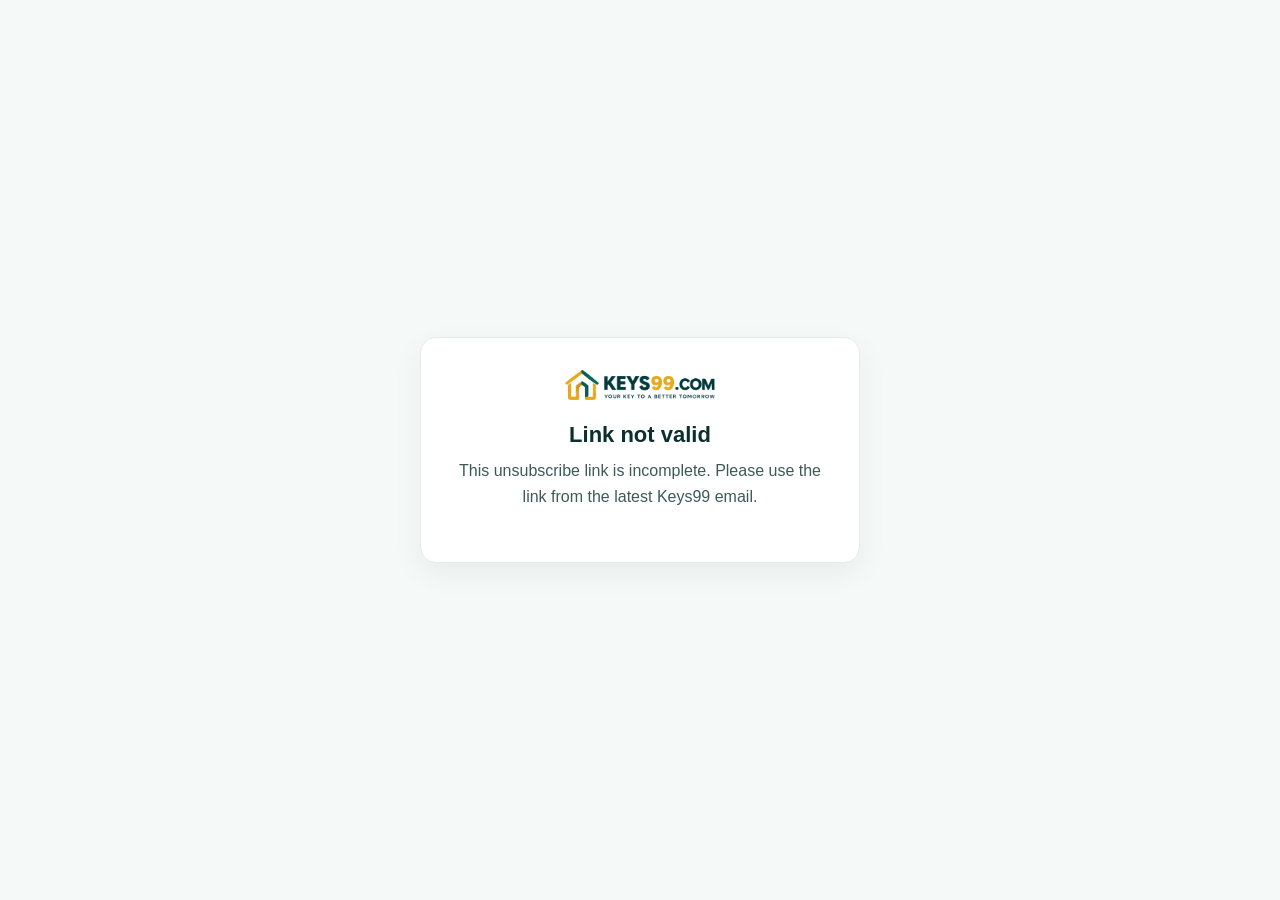
<file: unsubscribe.html>
<!doctype html>
<html lang="en">
<head>
<meta charset="utf-8">
<meta name="viewport" content="width=device-width,initial-scale=1">
<meta name="robots" content="noindex,nofollow">
<meta name="theme-color" content="#046b5e">
<title>Unsubscribe · Keys99</title>
<!--
  Opened from the "Unsubscribe" link at the bottom of every Keys99 newsletter
  (unsubscribe.html?t=<token>). Asks for a click before unsubscribing, so email link
  scanners that open links can't unsubscribe anyone by accident. Talks to the public
  newsletter-unsubscribe Supabase function; no login needed.
-->
<style>
  :root{--green:#046b5e;--ink:#0a2f2c;--soft:#3d5a58;--line:#e6edec;--bg:#f5f9f8}
  *{box-sizing:border-box}
  body{margin:0;min-height:100vh;display:flex;align-items:center;justify-content:center;padding:16px;background:var(--bg);color:var(--ink);font-family:-apple-system,BlinkMacSystemFont,'Segoe UI',Roboto,Arial,sans-serif}
  .card{background:#fff;border:1px solid var(--line);border-radius:16px;max-width:440px;width:100%;padding:32px 26px;text-align:center;box-shadow:0 10px 30px rgba(2,20,18,.06)}
  img{width:150px;height:auto;margin-bottom:18px}
  h1{font-size:22px;margin:0 0 10px}
  p{color:var(--soft);line-height:1.6;margin:0 0 20px;overflow-wrap:anywhere}
  button{background:var(--green);color:#fff;border:0;border-radius:10px;padding:12px 24px;font-size:15px;font-weight:700;cursor:pointer}
  button:disabled{opacity:.6;cursor:default}
  a{color:var(--green)}
</style>
</head>
<body>
<div class="card">
  <img src="./assets/images/logo.png" alt="Keys99.com">
  <h1 id="title">Loading…</h1>
  <p id="msg"></p>
  <button id="btn" type="button" hidden>Unsubscribe</button>
</div>
<script>
  (function () {
    var FN = 'https://ljyywdgwjiedeiuqchdt.supabase.co/functions/v1/newsletter-unsubscribe';
    var token = new URLSearchParams(location.search).get('t') || '';
    var title = document.getElementById('title'), msg = document.getElementById('msg'), btn = document.getElementById('btn');
    function show(t, m) { title.textContent = t; msg.innerHTML = m; }
    function esc(s) { return String(s).replace(/[&<>"]/g, function (c) { return { '&': '&amp;', '<': '&lt;', '>': '&gt;', '"': '&quot;' }[c]; }); }
    function call(method) {
      return fetch(FN + '?t=' + encodeURIComponent(token), { method: method })
        .then(function (r) { return r.json().then(function (j) { if (!r.ok) throw new Error(j.error || 'Something went wrong.'); return j; }); });
    }
    if (!token) { show('Link not valid', 'This unsubscribe link is incomplete. Please use the link from the latest Keys99 email.'); return; }
    if (token === 'test') { show('This is a test email', 'Unsubscribe links work in the real newsletter — nothing was changed.'); return; }
    call('GET').then(function (s) {
      if (!s.is_subscribed) { show('Already unsubscribed', '<b>' + esc(s.email) + '</b> isn’t receiving Keys99 newsletters.'); return; }
      show('Unsubscribe from Keys99?', 'Stop sending newsletters to <b>' + esc(s.email) + '</b>.');
      btn.hidden = false;
      btn.onclick = function () {
        btn.disabled = true; btn.textContent = 'Unsubscribing…';
        call('POST').then(function (r) {
          btn.hidden = true;
          show('You’re unsubscribed', '<b>' + esc(r.email) + '</b> won’t receive Keys99 newsletters any more. Changed your mind? Subscribe again any time on <a href="https://keys99.com">keys99.com</a>.');
        }).catch(function (e) { btn.disabled = false; btn.textContent = 'Try again'; msg.textContent = e.message; });
      };
    }).catch(function (e) { show('Something went wrong', esc(e.message)); });
  })();
</script>
</body>
</html>
</file>
<file: css/login.css>
/* Keys99 Admin — Login page styles */

:root{
  --ink:#0a2f2c;
  --ink-soft:#3d5a58;
  --muted:#6b7f85;
  --line:#e1e8e7;
  --bg:#f6faf9;
  --green:#046b5e;
  --green-dark:#02473e;
  --green-tint:#eaf7f4;
  --gold:#f0ab1c;
  --white:#ffffff;
  --danger:#e02424;
  --danger-tint:#fdedec;
  --focus-ring:0 0 0 3px rgba(4,107,94,.16);
  --radius-lg:20px;
  --radius-md:12px;
  --radius-sm:9px;
  --shadow-card:0 30px 70px -18px rgba(4,32,29,.45);
}

*{box-sizing:border-box}
[hidden]{display:none!important}
html,body{margin:0;min-height:100%}
body{
  font-family:Inter,system-ui,-apple-system,Segoe UI,sans-serif;
  color:var(--ink);
  background:var(--bg);
}
button,input{font:inherit}
button{cursor:pointer}
a{color:inherit}

/* ---------- Full-bleed hero background ---------- */

.keys-login{min-height:100vh}

.login-shell{
  position:relative;
  min-height:100vh;
  background:
    linear-gradient(90deg,rgba(4,20,18,.62) 0%,rgba(4,20,18,.32) 38%,rgba(4,20,18,.08) 62%,rgba(4,20,18,.02) 78%),
    linear-gradient(0deg,rgba(2,15,14,.15),transparent 40%),
    url("../assets/images/keys99-login-bg.jpg") center/cover no-repeat;
  display:flex;
  align-items:stretch;
}

.hero-content{
  position:relative;
  z-index:1;
  min-height:100vh;
  flex:1 1 auto;
  min-width:0;
  padding:44px 6% 40px;
  display:flex;
  flex-direction:column;
  color:#fff;
}

.brand{
  display:inline-flex;
  align-items:center;
  text-decoration:none;
  color:inherit;
  width:fit-content;
  background:rgba(255,255,255,.92);
  border-radius:12px;
  padding:10px 16px;
  box-shadow:0 8px 22px rgba(2,20,18,.18);
}
.brand-logo{display:block;height:34px;width:auto}

.hero-copy{margin-top:64px;max-width:600px}
.eyebrow{
  display:inline-flex;align-items:center;gap:16px;
  font-size:12px;font-weight:700;letter-spacing:4.5px;
  color:rgba(255,255,255,.85);text-transform:uppercase;
}
.eyebrow::before{content:"";width:34px;height:2.5px;background:var(--gold)}
.hero-copy h1{
  font-family:"Playfair Display",Georgia,serif;
  font-size:clamp(40px,4.6vw,64px);
  line-height:1.06;
  letter-spacing:-1.5px;
  margin:18px 0 18px;
  color:#fff;
}
.hero-copy p{
  font-size:17px;line-height:1.6;
  color:rgba(255,255,255,.88);
  max-width:460px;margin:0 0 36px;
}

.hero-features{display:flex;gap:0;max-width:620px}
.hero-features>div{
  min-width:120px;padding:0 22px;
  display:flex;flex-direction:column;align-items:center;text-align:center;gap:9px;
  border-right:1px solid rgba(255,255,255,.28);
}
.hero-features>div:first-child{padding-left:0}
.hero-features>div:last-child{border-right:0}
.hero-features svg{color:var(--white)}
.hero-features span{font-size:13px;line-height:1.35;font-weight:600;color:#fff}

blockquote{
  margin:auto 0 0;color:#fff;font-family:Georgia,serif;font-style:italic;
  font-size:17px;line-height:1.5;border-left:3px solid var(--gold);
  padding-left:16px;text-shadow:0 1px 10px rgba(0,0,0,.35);
}

/* ---------- Floating login card ---------- */

.back-link{
  position:absolute;z-index:2;top:28px;right:6%;
  text-decoration:none;color:#fff;
  font-size:13px;font-weight:600;
  padding:7px 10px;border-radius:7px;
  background:rgba(4,20,18,.28);
  backdrop-filter:blur(4px);
}
.back-link:hover{background:rgba(4,20,18,.44)}
.back-link:focus-visible{outline:2px solid #fff;outline-offset:2px}

.login-card-wrap{
  position:relative;z-index:1;
  display:flex;align-items:center;
  flex:none;
  padding:110px 10% 40px 0;
  margin-left:auto;
}

.login-card{
  width:480px;
  max-width:100%;
  background:var(--white);
  border-radius:var(--radius-lg);
  padding:38px 40px 32px;
  box-shadow:var(--shadow-card);
}

.card-brand{
  display:flex;align-items:center;justify-content:center;
  margin-bottom:20px;
}
.card-brand .brand-logo{height:38px}

.login-heading{text-align:center;margin-bottom:22px}
.login-heading h1{
  font-size:23px;margin:0;color:var(--ink);
  letter-spacing:-.4px;font-weight:800;
}
.login-heading p{margin:6px 0 0;color:var(--muted);font-size:13.5px}

.role-switch{
  display:grid;grid-template-columns:1fr 1fr;
  border:1px solid var(--line);
  border-radius:var(--radius-md);
  overflow:hidden;
  margin-bottom:20px;
}
.role-option{
  border:0;background:#f8fafb;
  padding:11px 12px;
  display:flex;align-items:center;justify-content:center;gap:9px;
  color:var(--ink-soft);
  transition:background .15s,color .15s;
}
.role-option:first-child{border-right:1px solid var(--line)}
.role-option:focus-visible{outline:2px solid var(--green);outline-offset:-2px}
.role-option svg{flex:none;opacity:.75}
.role-option.active{background:var(--green);color:#fff}
.role-option.active svg{opacity:1;color:#fff}
.role-option b{display:block;font-size:13.5px;font-weight:700;line-height:1.2;text-align:left}
.role-option small{display:block;font-size:10.5px;font-weight:500;margin-top:1px;text-align:left;color:var(--muted)}
.role-option.active small{color:rgba(255,255,255,.82)}

.login-field{display:block;margin-top:15px}
.login-field:first-of-type{margin-top:0}
.login-field>span:first-child{
  display:block;font-size:12.5px;font-weight:700;
  color:var(--ink);margin-bottom:7px;
}
.input-wrap{position:relative;display:flex;align-items:center}
.input-icon{
  position:absolute;left:14px;
  display:flex;color:var(--muted);pointer-events:none;
}
.input-wrap input{
  width:100%;height:48px;
  border:1px solid #d5dfde;border-radius:var(--radius-sm);
  padding:0 44px;font-size:14px;color:var(--ink);
  background:var(--white);outline:none;
  transition:border-color .15s,box-shadow .15s;
}
.input-wrap input::placeholder{color:#9aabb0}
.input-wrap input:focus{border-color:var(--green);box-shadow:var(--focus-ring)}
.input-wrap input.invalid{border-color:var(--danger)}
.input-wrap input.invalid:focus{box-shadow:0 0 0 3px rgba(224,36,36,.16)}
.field-error{
  display:block;min-height:0;color:var(--danger);
  font-size:12px;font-weight:500;line-height:1.4;margin-top:0;
  max-height:0;overflow:hidden;opacity:0;
  transition:max-height .15s,opacity .15s,margin-top .15s;
}
.field-error.show{max-height:32px;opacity:1;margin-top:6px}
.password-toggle{
  position:absolute;right:6px;
  display:flex;align-items:center;justify-content:center;
  width:36px;height:36px;border:0;border-radius:8px;
  background:transparent;color:var(--muted);
}
.password-toggle:hover{background:var(--bg);color:var(--ink-soft)}
.password-toggle:focus-visible{outline:2px solid var(--green);outline-offset:1px}

.login-options{
  display:flex;justify-content:space-between;align-items:center;
  margin:15px 0 18px;font-size:13px;
}
.remember{display:inline-flex;align-items:center;gap:8px;color:var(--ink-soft);cursor:pointer;user-select:none}
.remember input{position:absolute;opacity:0;width:1px;height:1px}
.check-box{
  width:19px;height:19px;border-radius:5px;flex:none;
  border:1.5px solid #c6d2d1;background:var(--white);
  display:grid;place-items:center;transition:.15s;
}
.check-box svg{opacity:0;transform:scale(.6);transition:.15s}
.remember input:checked + .check-box{background:var(--green);border-color:var(--green)}
.remember input:checked + .check-box svg{opacity:1;transform:scale(1)}
.remember input:focus-visible + .check-box{box-shadow:var(--focus-ring)}
.forgot{border:0;background:transparent;color:var(--green);font-weight:700;padding:0;font-size:13px}
.forgot:hover{text-decoration:underline}

.login-submit{
  width:100%;height:50px;border:0;border-radius:var(--radius-sm);
  background:linear-gradient(135deg,var(--green),var(--green-dark));
  color:#fff;font-weight:700;font-size:15px;
  display:flex;align-items:center;justify-content:center;gap:8px;
  box-shadow:0 12px 24px -8px rgba(4,107,94,.45);
  transition:filter .15s,transform .1s;
}
.login-submit:hover{filter:brightness(1.06)}
.login-submit:active{transform:translateY(1px)}
.login-submit:disabled{opacity:.72;cursor:wait}
.login-submit:focus-visible{outline:2px solid var(--green-dark);outline-offset:2px}

.spinner{
  width:16px;height:16px;border-radius:50%;
  border:2px solid rgba(255,255,255,.4);
  border-top-color:#fff;
  animation:spin .7s linear infinite;
  display:none;
}
.login-submit[data-loading="true"] .spinner{display:inline-block}
.login-submit[data-loading="true"] .btn-arrow{display:none}
@keyframes spin{to{transform:rotate(360deg)}}

.login-error{
  min-height:0;color:var(--danger);font-size:12.5px;
  margin-top:12px;line-height:1.45;
}
.login-error.show{
  padding:10px 12px;background:var(--danger-tint);
  border-radius:9px;border:1px solid #f6d4cf;
}

.secure-note{
  display:flex;justify-content:center;align-items:center;gap:7px;
  color:var(--muted);font-size:11.5px;margin-top:22px;text-align:center;
}
.secure-note svg{flex:none;color:var(--green)}

/* Tablet: keep the hero photo, stack it above the card */
@media(max-width:979px) and (min-width:761px){
  .login-shell{
    background:
      linear-gradient(0deg,rgba(2,15,14,.72),rgba(2,15,14,.72)),
      url("../assets/images/keys99-login-bg.jpg") center/cover no-repeat;
    flex-direction:column;
    min-height:0;
  }
  .hero-content{min-height:0;padding:30px 7% 34px}
  .hero-copy{margin-top:30px}
  .hero-copy h1{font-size:42px}
  .hero-copy p{margin-bottom:24px}
  blockquote{display:none}
  .login-card-wrap{
    margin-left:0;justify-content:center;
    padding:0 7% 48px;
  }
}

/* Mobile: hide the background photo and hero copy entirely, show only the login form */
@media(max-width:760px){
  .login-shell{
    background:var(--bg);
    flex-direction:column;
    min-height:100vh;
  }
  .back-link{display:none}
  .hero-content{display:none}
  blockquote{display:none}
  .login-card-wrap{
    min-height:100vh;
    margin-left:0;
    align-items:center;justify-content:center;
    padding:28px 5%;
  }
  .login-card{padding:26px 20px 24px;border-radius:16px;box-shadow:0 12px 32px rgba(4,32,29,.12)}
  .login-heading h1{font-size:21px}
}

@media(prefers-reduced-motion:reduce){
  *{transition:none!important;animation-duration:.01ms!important}
}

/* Cloudflare Turnstile security check (js/captcha.js). Invisible unless Cloudflare wants
   the visitor to tick the box; then it appears centred above the Login button. */
.login-captcha{display:flex;justify-content:center;margin:4px 0 10px}
.login-captcha:empty{display:none}

/* Step 2: the emailed sign-in code */
.otp-form[hidden],.role-switch[hidden]{display:none}
.otp-intro{margin:0 0 16px;font-size:13.5px;line-height:1.55;color:var(--muted);overflow-wrap:anywhere}
.otp-intro b{color:var(--ink,#0a2f2c)}
#otp-code{letter-spacing:.3em;font-weight:700}
.otp-actions{display:flex;justify-content:space-between;gap:10px;margin-top:12px;flex-wrap:wrap}
.otp-link{border:0;background:transparent;color:var(--green);font-weight:700;padding:0;font-size:13px;cursor:pointer}
.otp-link:hover:not(:disabled){text-decoration:underline}
.otp-link:disabled{color:var(--muted);cursor:default}
.login-error.show.ok{color:var(--green);background:#e8f4f2;border-color:#cfe7e2}
#otp-code::placeholder{letter-spacing:normal;font-weight:400}

/* Breathing room between the last field and the Login / Verify button (the old "Remember me"
   row used to provide it). */
#login-form .login-submit,#otp-form .login-submit{margin-top:26px}
</file>
<file: css/admin.css>
/* Keys99 Admin — Dashboard / app shell styles */

:root{
  --ink:#0a2f2c; --ink-soft:#3d5a58; --muted:#6b7f85; --line:#e6edec; --bg:#f5f9f8;
  --green:#046b5e; --green-dark:#02342e; --green-tint:#eaf7f4;
  --gold:#f0ab1c; --white:#fff; --danger:#e02424; --warn:#b7791f;
  --blue:#2563a8; --purple:#6b46c1; --rose:#c2255c;
  --radius-lg:16px; --radius-md:12px; --radius-sm:9px;
}
*{box-sizing:border-box}
html,body{margin:0;min-height:100%}
body{font-family:Inter,system-ui,-apple-system,Segoe UI,sans-serif;background:var(--bg);color:var(--ink);overflow-x:hidden}
a{color:inherit;text-decoration:none}
button{font:inherit;cursor:pointer;border:0;background:none}
input,select,textarea{font:inherit}

.shell{display:grid;grid-template-columns:264px 1fr;min-height:100vh}

/* ---------- Sidebar ---------- */
.sidebar{
  position:relative;
  background:
    linear-gradient(180deg,rgba(2,30,27,.94) 0%,rgba(2,30,27,.88) 55%,rgba(2,20,18,.97) 100%),
    url("../assets/images/keys99-login-bg.jpg") center/cover no-repeat;
  display:flex;flex-direction:column;padding:20px 14px;color:#fff;
  overflow-y:auto;
}
.sb-brand-link{display:block;margin-bottom:8px}
.sb-brand-link img{height:26px;filter:brightness(0) invert(1)}
.sb-section{font-size:10px;font-weight:700;letter-spacing:1.3px;color:rgba(255,255,255,.5);text-transform:uppercase;margin:18px 10px 8px}
.sb-section:first-of-type{margin-top:6px}
.sb-nav{display:flex;flex-direction:column;gap:2px}
.sb-item{display:flex;align-items:center;gap:11px;padding:10px 12px;border-radius:9px;font-size:13.5px;font-weight:600;color:rgba(255,255,255,.78);width:100%;text-align:left}
.sb-item svg{flex:none;opacity:.85}
.sb-item:hover{background:rgba(255,255,255,.08)}
.sb-item.active{background:var(--gold);color:var(--green-dark);box-shadow:0 6px 16px rgba(240,171,28,.35)}
.sb-item.active svg{opacity:1}
.sb-item .count{margin-left:auto;font-size:10px;font-weight:700;background:rgba(255,255,255,.18);padding:2px 7px;border-radius:20px}
.sb-item.active .count{background:rgba(2,52,46,.18);color:var(--green-dark)}

.sb-fill{flex:1;min-height:20px}

.sb-account{display:flex;flex-direction:column;gap:2px;padding-top:14px;border-top:1px solid rgba(255,255,255,.14)}
.sb-signout{width:100%;text-align:left}
.sb-signout:hover{background:rgba(224,36,36,.16);color:#ff9b9b}

.sb-user{display:flex;align-items:center;gap:10px;padding:12px 10px;margin-top:8px;border-top:1px solid rgba(255,255,255,.14)}
.sb-avatar{width:34px;height:34px;border-radius:50%;flex:none;background:linear-gradient(135deg,var(--gold),#c8860a);color:var(--green-dark);display:flex;align-items:center;justify-content:center;font-weight:800;font-size:12.5px}
.sb-user-meta strong{display:block;font-size:12.5px;color:#fff;overflow:hidden;text-overflow:ellipsis;white-space:nowrap;max-width:150px}
.sb-user-meta span{display:block;font-size:10.5px;color:rgba(255,255,255,.55)}

.sb-quote{padding:18px 12px 6px;border-top:1px solid rgba(255,255,255,.14);margin-top:10px}
.sb-quote p{font-family:"Playfair Display",Georgia,serif;font-style:italic;font-size:17px;line-height:1.35;margin:0;color:#fff;text-shadow:0 1px 8px rgba(0,0,0,.3)}
.sb-quote span{display:block;margin-top:8px;font-size:10px;letter-spacing:1.5px;color:var(--gold);font-weight:700}

/* ---------- Topbar ---------- */
.main{display:flex;flex-direction:column;min-width:0}
.topbar{display:flex;align-items:center;gap:18px;padding:14px 28px;border-bottom:1px solid var(--line);background:var(--white);position:sticky;top:0;z-index:5}
.tb-logo{height:34px}
.tb-menu-btn{display:none;width:36px;height:36px;border-radius:9px;background:var(--bg);align-items:center;justify-content:center;color:var(--ink-soft);flex:none}
.tb-search{position:relative;flex:1;max-width:480px;display:flex;align-items:center;gap:9px;background:var(--bg);border:1px solid var(--line);border-radius:10px;padding:10px 14px;color:var(--muted);font-size:13px}
.tb-search:focus-within{border-color:var(--green);background:var(--white)}
.tb-search input{flex:1;border:0;background:transparent;outline:none;color:var(--ink);font-size:13px}
.tb-search input::placeholder{color:var(--muted)}
.tb-right{margin-left:auto;display:flex;align-items:center;gap:18px}
.tb-bell-wrap{position:relative}
.tb-bell{position:relative;width:38px;height:38px;border-radius:10px;background:var(--bg);display:flex;align-items:center;justify-content:center;color:var(--ink-soft)}
.tb-bell .dot{position:absolute;top:6px;right:7px;width:8px;height:8px;border-radius:50%;background:var(--danger);border:2px solid #fff}

/* ---------- Global search dropdown ---------- */
.tb-search-results{
  position:absolute;top:calc(100% + 8px);left:0;right:0;z-index:80;
  background:var(--white);border:1px solid var(--line);border-radius:12px;
  box-shadow:0 14px 34px rgba(2,32,29,.16);max-height:400px;overflow-y:auto;padding:8px;
}
.sr-group-label{font-size:10.5px;font-weight:700;letter-spacing:.5px;text-transform:uppercase;color:var(--muted);padding:8px 10px 4px}
.sr-item{display:flex;align-items:center;gap:10px;padding:9px 10px;border-radius:8px;cursor:pointer;color:var(--ink-soft)}
.sr-item:hover{background:var(--green-tint);color:var(--green)}
.sr-item-icon{flex:none;width:28px;height:28px;border-radius:8px;background:var(--bg);display:flex;align-items:center;justify-content:center;color:var(--muted)}
.sr-item-text{flex:1;min-width:0}
.sr-item-title{font-size:12.5px;font-weight:600;color:var(--ink);overflow:hidden;text-overflow:ellipsis;white-space:nowrap}
.sr-item-sub{font-size:11px;color:var(--muted)}
.sr-empty{padding:16px 10px;text-align:center;font-size:12.5px;color:var(--muted)}

/* ---------- Notification panel ---------- */
.notif-panel{
  position:absolute;top:calc(100% + 10px);right:0;z-index:80;width:340px;max-width:calc(100vw - 32px);
  background:var(--white);border:1px solid var(--line);border-radius:12px;
  box-shadow:0 14px 34px rgba(2,32,29,.16);overflow:hidden;
}
.notif-panel-head{padding:14px 16px;border-bottom:1px solid var(--line);font-size:13px;font-weight:700;color:var(--ink)}
.notif-section{padding:6px 6px 2px}
.notif-section-label{font-size:10.5px;font-weight:700;letter-spacing:.5px;text-transform:uppercase;color:var(--muted);padding:8px 10px 4px}
.notif-item{display:flex;align-items:flex-start;gap:10px;padding:9px 10px;border-radius:8px;cursor:pointer}
.notif-item:hover{background:var(--bg)}
.notif-item-dot{flex:none;width:7px;height:7px;border-radius:50%;background:var(--gold);margin-top:6px}
.notif-item-text{flex:1;min-width:0}
.notif-item-title{font-size:12.5px;font-weight:600;color:var(--ink);overflow:hidden;text-overflow:ellipsis;white-space:nowrap}
.notif-item-sub{font-size:11px;color:var(--muted);margin-top:1px}
.notif-panel-foot{display:flex;border-top:1px solid var(--line)}
.notif-panel-foot button{flex:1;padding:11px;font-size:12px;font-weight:700;color:var(--green);text-align:center}
.notif-panel-foot button:hover{background:var(--green-tint)}
.notif-empty{padding:18px 16px;text-align:center;font-size:12.5px;color:var(--muted)}

/* ---------- Content ---------- */
.content{padding:26px 28px 40px}
.welcome{display:flex;align-items:flex-start;justify-content:space-between;margin-bottom:22px;flex-wrap:wrap;gap:10px}
.welcome h1{font-size:22px;margin:0;letter-spacing:-.4px}
.welcome p{margin:4px 0 0;font-size:13px;color:var(--muted)}
.welcome-date{text-align:right;font-size:12.5px;color:var(--ink-soft)}
.welcome-date strong{display:block;font-size:13px}

.page-head{margin-bottom:20px}
.page-head h1{font-size:20px;margin:0;letter-spacing:-.3px}
.page-head p{margin:4px 0 0;font-size:13px;color:var(--muted)}

.kpi-row{display:grid;grid-template-columns:repeat(auto-fit,minmax(150px,1fr));gap:14px;margin-bottom:20px}
.kpi{background:var(--white);border:1px solid var(--line);border-radius:var(--radius-md);padding:16px}
.kpi-link{cursor:pointer;transition:box-shadow .15s,transform .15s}
.kpi-link:hover{box-shadow:0 6px 18px rgba(2,52,46,.1);transform:translateY(-2px)}
.kpi-icon{width:38px;height:38px;border-radius:11px;display:flex;align-items:center;justify-content:center;margin-bottom:12px}
.kpi-icon.green{background:var(--green-tint);color:var(--green)}
.kpi-icon.blue{background:#e8f1fb;color:var(--blue)}
.kpi-icon.teal{background:#e3f6f6;color:#0e8a8a}
.kpi-icon.purple{background:#f1ecfb;color:var(--purple)}
.kpi-icon.warn{background:#fdeee0;color:var(--warn)}
.kpi-icon.gold{background:#fdf2df;color:var(--gold)}
.kpi-icon.muted{background:#eef0f2;color:var(--muted)}
.kpi-icon.pink{background:#fdeaf3;color:#c2185b}
.kpi-icon.cyan{background:#e5f7fb;color:#0891b2}
.kpi .value{font-size:22px;font-weight:800;letter-spacing:-.4px}
.kpi .label{font-size:11.5px;color:var(--muted);margin-top:1px}
.kpi .trend{font-size:11px;font-weight:700;color:var(--green);margin-top:8px;display:flex;align-items:center;gap:4px}
.kpi .trend.flat{color:var(--warn)}
.kpi .trend span{color:var(--muted);font-weight:500}

.body-grid{display:grid;grid-template-columns:minmax(0,1fr) 300px;gap:18px;align-items:start}
.left-col,.right-col{display:flex;flex-direction:column;gap:18px;min-width:0}

.chart-row{display:grid;grid-template-columns:1.5fr 1fr 1fr;gap:16px;align-items:stretch}
.analytics-grid{display:grid;grid-template-columns:1fr 1fr;gap:16px;align-items:start;margin-bottom:16px}
@media(max-width:860px){.analytics-grid{grid-template-columns:1fr}}
.donut-panel{display:flex;flex-direction:column}
.panel{background:var(--white);border:1px solid var(--line);border-radius:var(--radius-lg);overflow:hidden}
.panel-head{display:flex;align-items:center;justify-content:space-between;padding:16px 20px;border-bottom:1px solid var(--line);gap:10px;flex-wrap:wrap}
.panel-head h2{font-size:14.5px;margin:0}
.panel-link{font-size:12px;font-weight:700;color:var(--green)}
.panel-link:hover{text-decoration:underline}
.link-btn{font-size:12.5px;font-weight:700;color:var(--green);background:none;border:none;padding:0;cursor:pointer}
.link-btn:hover{text-decoration:underline}

.period-select{position:relative;display:flex;align-items:center;border:1px solid var(--line);border-radius:8px;background:var(--bg)}
.period-select select{appearance:none;-webkit-appearance:none;border:0;background:transparent;padding:7px 26px 7px 12px;font-size:12px;font-weight:700;color:var(--green);cursor:pointer;outline:none}
.period-select svg{position:absolute;right:9px;pointer-events:none;color:var(--green)}
.legend-dot{width:8px;height:8px;border-radius:50%;display:inline-block;margin-right:6px}
.chart-legend{display:flex;gap:16px;font-size:11.5px;color:var(--ink-soft);padding:0 20px 16px}
.chart-body{padding:14px 20px 18px}

.donut-wrap{display:flex;align-items:center;gap:18px;padding:18px 20px;flex:1}
.donut-wrap.stacked{flex-direction:column;align-items:center;gap:16px;padding:20px 18px}
.donut{width:132px;height:132px;border-radius:50%;flex:none;position:relative}
.donut-wrap.stacked .donut{width:108px;height:108px}
.donut::after{content:"";position:absolute;inset:20px;background:var(--white);border-radius:50%;display:flex}
.donut-wrap.stacked .donut::after{inset:17px}
.donut-center{position:absolute;inset:0;display:flex;flex-direction:column;align-items:center;justify-content:center}
.donut-center strong{font-size:19px;font-weight:800}
.donut-wrap.stacked .donut-center strong{font-size:16px}
.donut-center span{font-size:9.5px;color:var(--muted);font-weight:600}
.donut-legend{display:flex;flex-direction:column;gap:9px;width:100%}
.donut-legend-item{display:flex;align-items:center;font-size:11.5px}
.donut-legend-item b{margin-left:auto;padding-left:10px;font-weight:700;white-space:nowrap}

.table-wrap{overflow-x:auto}
table{width:100%;border-collapse:collapse}
th{text-align:left;font-size:10px;text-transform:uppercase;letter-spacing:.5px;color:var(--muted);padding:10px 20px;border-bottom:1px solid var(--line);white-space:nowrap}
td{padding:11px 20px;font-size:12.5px;border-bottom:1px solid var(--line);vertical-align:middle}
tr:last-child td{border-bottom:0}
.proj-thumb{width:38px;height:38px;border-radius:8px;background:var(--green-tint);color:var(--green);display:flex;align-items:center;justify-content:center;flex:none;position:relative;overflow:hidden}
/* Project photo (Main Image) over the kind icon — the icon shows through if the photo fails. */
.proj-thumb:has(img){width:56px;height:42px}
.proj-thumb img{position:absolute;inset:0;width:100%;height:100%;object-fit:cover;background:var(--green-tint)}
.proj-cell{display:flex;align-items:center;gap:10px}
.proj-name{font-weight:700;font-size:12.5px}
.proj-code{font-size:10.5px;color:var(--muted)}
.pill{display:inline-block;font-size:10px;font-weight:700;padding:4px 9px;border-radius:20px;white-space:nowrap}
.pill.pending,.pill.pending_verification{background:#fdf2df;color:var(--warn)}
.pill.review,.pill.under_review,.pill.new{background:#e8f1fb;color:var(--blue)}
.pill.published,.pill.approved,.pill.active,.pill.contacted{background:var(--green-tint);color:var(--green)}
.pill.changes,.pill.changes_required{background:#fdeaea;color:var(--danger)}
.pill.draft,.pill.closed,.pill.resubmitted{background:#f1f3f4;color:var(--muted)}
.pill.followup{background:#fdf2df;color:var(--warn)}
.pill.rejected,.pill.suspended{background:#fdeaea;color:var(--danger)}
.pill.archived{background:#f1f3f4;color:var(--muted)}
.pill.super_admin{background:#fdf2df;color:var(--gold)}
.pill.kind-residential{background:var(--green-tint);color:var(--green)}
.pill.kind-commercial{background:#e8f1fb;color:var(--blue)}
.pill.admin{background:#e8f1fb;color:var(--blue)}
.row-actions{display:flex;gap:6px}
.icon-btn{width:26px;height:26px;border-radius:7px;background:var(--bg);display:flex;align-items:center;justify-content:center;color:var(--ink-soft)}
.icon-btn:hover{background:var(--line)}
.icon-btn.danger{color:var(--danger)}
.empty{padding:36px 20px;text-align:center;color:var(--muted);font-size:13px}

.activity{padding:6px 18px 16px}
.activity-item{display:flex;gap:10px;padding:11px 0;border-bottom:1px solid var(--line)}
.activity-item:last-child{border-bottom:0}
.activity-dot{width:7px;height:7px;border-radius:50%;background:var(--green);margin-top:6px;flex:none}
.activity-text{font-size:12px;line-height:1.45}
.activity-text b{font-weight:700}
.activity-time{font-size:10px;color:var(--muted);margin-top:1px}

/* ---------- Generic list page toolbar ---------- */
.toolbar{display:flex;align-items:center;gap:10px}
.list-search{display:flex;align-items:center;gap:8px;background:var(--bg);border:1px solid var(--line);border-radius:9px;padding:8px 12px;font-size:12.5px;color:var(--muted);min-width:220px}
.list-search input{flex:1;border:0;background:transparent;outline:none;color:var(--ink)}
.btn-primary{display:inline-flex;align-items:center;gap:6px;background:linear-gradient(135deg,var(--green),var(--green-dark));color:#fff;font-weight:700;font-size:12.5px;padding:9px 16px;border-radius:9px;white-space:nowrap}
.btn-primary.danger{background:linear-gradient(135deg,#e02424,#a91d1d)}
.confirm-message{margin:0;font-size:13.5px;line-height:1.55;color:var(--ink-soft)}
.notice{padding:16px 20px;color:var(--ink-soft);font-size:13px;line-height:1.6}
.notice.coming-soon{background:#fdf2df;color:var(--warn);border-radius:0}

/* ---------- Dashboard tabs (Recent Projects / Enquiries / Activity / Quick Actions) ----------
   Desktop: all four panels render normally in their usual columns, tab bar hidden.
   Mobile (≤860px): left-col/right-col flatten to display:contents so the four panels and
   the tab bar interleave in one simple stack (see media query below), and only the active
   panel is shown. */
.dash-tabs{display:none;gap:6px;overflow-x:auto;padding-bottom:2px;margin-bottom:2px}
.dash-tab{flex:none;padding:9px 14px;border-radius:20px;font-size:12px;font-weight:700;color:var(--ink-soft);background:var(--white);border:1px solid var(--line);white-space:nowrap}
.dash-tab.active{background:var(--green);border-color:var(--green);color:#fff}

/* Same pill styling as .dash-tabs/.dash-tab, but visible at every width (used by pages
   like Moderation Queue that filter by clicking a tab rather than only on mobile). */
.tab-row{display:flex;gap:6px;overflow-x:auto;padding-bottom:2px;margin-bottom:16px}
.tab-pill{flex:none;padding:9px 14px;border-radius:20px;font-size:12px;font-weight:700;color:var(--ink-soft);background:var(--white);border:1px solid var(--line);white-space:nowrap;cursor:pointer}
.tab-pill.active{background:var(--green);border-color:var(--green);color:#fff}

/* ---------- Mobile ---------- */
@media(max-width:1180px){
  .body-grid{grid-template-columns:1fr}
  .chart-row{grid-template-columns:1fr 1fr}
  .chart-row .chart-panel{grid-column:1/-1}
}
@media(max-width:860px){
  .shell{grid-template-columns:1fr}
  .sidebar{
    position:fixed;top:0;left:0;bottom:0;width:264px;z-index:40;
    transform:translateX(-100%);transition:transform .2s;
  }
  .sidebar.open{transform:translateX(0)}
  .tb-menu-btn{display:flex}
  /* The logo is redundant with the sidebar's on mobile (reached via the hamburger) — drop
     it here so the search bar, which actually works now, gets the room instead of being
     hidden outright. */
  .tb-logo{display:none}
  .tb-search{max-width:none}
  .topbar{gap:10px}
  .kpi-row{grid-template-columns:repeat(4,1fr);gap:10px}
  .kpi{padding:12px 10px}
  .kpi-icon{width:30px;height:30px;margin-bottom:8px}
  .kpi .value{font-size:18px}
  .kpi .label{font-size:10px}
  .kpi .trend{font-size:10px;margin-top:5px}
  .sidebar-backdrop{
    display:none;position:fixed;inset:0;background:rgba(2,20,18,.5);z-index:35;
  }
  .sidebar-backdrop.open{display:block}

  .left-col,.right-col{display:contents}
  .dash-tabs{display:flex}
  .dash-tab-panel{display:none}
  .dash-tab-panel.active{display:block}

  .toolbar{flex-wrap:wrap;width:100%}
  .toolbar .btn-primary{flex:1 1 auto}
  .list-search{min-width:0;flex:1 1 160px}
}
@media(min-width:861px){
  .sidebar-backdrop{display:none}
}
@media(max-width:520px){
  .content{padding:18px 14px 30px}
  .topbar{padding:12px 14px}
  .kpi .label{font-size:9.5px}
}

/* ---------- Project Form Wizard ---------- */
.wrap{max-width:1400px;margin:0 auto}
.form-head{display:flex;align-items:center;justify-content:space-between;margin-bottom:20px;gap:14px;flex-wrap:wrap}
.form-head-left{display:flex;align-items:center;gap:14px}
.form-head h1{font-size:19px;margin:0}
.form-head p{margin:2px 0 0;font-size:12.5px;color:var(--muted)}
.form-head-right{display:flex;align-items:center;gap:10px}

.progress-track{height:6px;border-radius:20px;background:var(--line);overflow:hidden;margin-bottom:24px}
.progress-fill{height:100%;background:linear-gradient(90deg,var(--green),var(--gold));border-radius:20px;transition:width .2s}

.form-shell{display:grid;grid-template-columns:270px 1fr;gap:20px;align-items:start}

.stepper{background:var(--white);border:1px solid var(--line);border-radius:var(--radius-lg);padding:10px;max-height:calc(100vh - 200px);overflow-y:auto;position:sticky;top:14px}
.stepper .step{display:flex;align-items:center;gap:11px;padding:10px 12px;border-radius:9px;font-size:12.5px;font-weight:600;color:var(--ink-soft);margin-bottom:1px;width:100%;text-align:left}
.stepper .step:hover{background:var(--bg)}
.stepper .step.active{background:var(--green-tint);color:var(--green)}
.stepper .step .num{width:22px;height:22px;border-radius:50%;background:var(--line);color:var(--muted);display:flex;align-items:center;justify-content:center;font-size:10.5px;font-weight:800;flex:none}
.stepper .step.active .num{background:var(--green);color:#fff}
.stepper .step.done .num{background:var(--green);color:#fff}
.stepper .step.done .num span{display:none}
.stepper .step.done .num::after{content:"✓"}

.form-panel{background:var(--white);border:1px solid var(--line);border-radius:var(--radius-lg)}
.form-panel-head{padding:20px 26px;border-bottom:1px solid var(--line)}
.form-panel-head h2{font-size:16px;margin:0}
.form-panel-head p{margin:4px 0 0;font-size:12.5px;color:var(--muted)}
.form-panel-body{padding:24px 26px}

.form-grid{display:grid;grid-template-columns:1fr 1fr;gap:18px}
.review-grid{display:grid;grid-template-columns:1fr 1fr;gap:14px}

.detail-grid{display:grid;grid-template-columns:1fr 1fr;gap:14px}
.detail-grid b{display:block;font-size:11px;font-weight:700;letter-spacing:.3px;text-transform:uppercase;color:var(--muted);margin-bottom:3px}
.detail-grid > div > div{font-size:13px;color:var(--ink)}
.field{display:flex;flex-direction:column;gap:6px}
.field.full{grid-column:1 / -1}
.field label{font-size:12.5px;font-weight:700;color:var(--ink)}
.field label .req{color:var(--danger)}
.field .hint{font-size:11px;color:var(--muted);margin-top:-2px}
.field input,.field select,.field textarea{
  border:1px solid #d5dfde;border-radius:9px;padding:10px 13px;font-size:13px;color:var(--ink);outline:none;background:var(--white);width:100%;
}
.field input:focus,.field select:focus,.field textarea:focus{border-color:var(--green);box-shadow:0 0 0 3px rgba(4,107,94,.12)}
.field textarea{resize:vertical;min-height:90px}
.field-suffix{position:relative}
.field-suffix input{padding-right:46px}
.field-suffix span{position:absolute;right:12px;top:50%;transform:translateY(-50%);font-size:11.5px;color:var(--muted);font-weight:700}
.price-words{font-size:11px;color:var(--green-dark);font-weight:600;margin-top:-2px}

/* A number field with its unit select attached to its right edge as one compact control. */
.field-unit-group{display:flex;gap:6px}
.field-unit-group input{flex:1;min-width:0}
.field-unit-group .cs-wrap{flex:0 0 92px}
.field-unit-group .cs-trigger-label{font-size:12px}
.field-quickadd{display:flex;gap:6px}
.field-quickadd .cs-wrap{flex:1;min-width:0}
.field-error{color:var(--danger);font-size:11px}
.field.invalid input,.field.invalid select,.field.invalid textarea{border-color:var(--danger)}

/* ---------- Custom dropdown (replaces every native <select> across the app — see
   js/custom-select.js. The real <select> stays in the DOM, hidden, as the source of truth). */
.cs-wrap{position:relative;flex:1;min-width:0}
.cs-native-select{position:absolute;width:1px;height:1px;opacity:0;pointer-events:none}
.cs-trigger{
  width:100%;display:flex;align-items:center;justify-content:space-between;gap:8px;
  border:1px solid #d5dfde;border-radius:9px;padding:10px 13px;font-size:13px;color:var(--ink);
  background:var(--white);text-align:left;font-family:inherit;cursor:pointer;
}
.cs-trigger:focus-visible{outline:none;border-color:var(--green);box-shadow:0 0 0 3px rgba(4,107,94,.12)}
.cs-trigger.open{border-color:var(--green);box-shadow:0 0 0 3px rgba(4,107,94,.12)}
.cs-trigger:disabled{background:var(--bg);color:var(--muted);cursor:not-allowed}
.cs-trigger-label{overflow:hidden;text-overflow:ellipsis;white-space:nowrap;flex:1}
.cs-trigger-label.placeholder{color:#9aabb0}
.cs-trigger svg{flex:none;color:var(--muted);transition:transform .15s}
.cs-trigger.open svg{transform:rotate(180deg)}
.cs-panel{
  position:absolute;z-index:80;top:calc(100% + 6px);left:0;min-width:100%;width:max-content;max-width:min(340px,90vw);
  background:var(--white);border:1px solid var(--line);border-radius:9px;
  box-shadow:0 14px 34px rgba(2,32,29,.16);max-height:240px;overflow-y:auto;padding:6px;
}
.cs-panel.cs-panel-up{top:auto;bottom:calc(100% + 6px)}
.cs-panel.cs-panel-right{left:auto;right:0}
.cs-option{padding:9px 11px;border-radius:7px;font-size:13px;color:var(--ink-soft);cursor:pointer;white-space:nowrap;overflow:hidden;text-overflow:ellipsis;max-width:100%}
.cs-option:hover{background:var(--green-tint);color:var(--green)}
.cs-option.selected{font-weight:700;color:var(--ink)}
.cs-option.selected:hover{color:var(--green)}
.cs-option.disabled{color:var(--muted);cursor:not-allowed;opacity:.6}
.field.invalid .cs-trigger{border-color:var(--danger)}
.cs-search{
  position:sticky;top:-6px;margin:-6px -6px 6px;z-index:1;width:calc(100% + 12px);
  border:none;border-bottom:1px solid var(--line);border-radius:9px 9px 0 0;padding:9px 11px;
  font-size:13px;font-family:inherit;background:var(--white);color:var(--ink);
}
.cs-search:focus{outline:none;background:var(--bg)}
.cs-no-match{padding:9px 11px;font-size:13px;color:var(--muted)}
.chip-row{display:flex;flex-wrap:wrap;gap:8px}
.chip{padding:8px 14px;border-radius:20px;border:1px solid var(--line);font-size:12px;font-weight:600;color:var(--ink-soft);background:var(--white)}
.chip.active{background:var(--green);border-color:var(--green);color:#fff}
.chip.chip-add{border-style:dashed;color:var(--green);border-color:#b7d8d3;cursor:pointer}
.chip.chip-add:hover{background:var(--green-tint)}
.check-group{display:grid;grid-template-columns:1fr 1fr;gap:8px 18px}
.check-group label{display:flex;align-items:center;gap:8px;font-size:12.5px;color:var(--ink-soft);font-weight:600}
.check-group input[type=checkbox]{width:15px;height:15px;accent-color:var(--green)}

/* ---------- Modal (entity add/edit forms, locality manager) ---------- */
.modal-overlay{position:fixed;inset:0;background:rgba(2,20,18,.5);z-index:70;display:flex;align-items:center;justify-content:center;padding:20px;overflow-y:auto}
.modal-box{background:var(--white);border-radius:var(--radius-md);width:100%;max-width:560px;max-height:calc(100vh - 40px);display:flex;flex-direction:column;box-shadow:0 20px 60px rgba(2,20,18,.3)}
.modal-head{display:flex;align-items:center;justify-content:space-between;padding:18px 22px;border-bottom:1px solid var(--line)}
.modal-head h2{font-size:16px;margin:0}
.modal-head p{margin:2px 0 0;font-size:12px;color:var(--muted)}
.modal-close{background:none;border:none;color:var(--muted);cursor:pointer;padding:4px;line-height:0}
.modal-body{padding:22px;overflow-y:auto}
.modal-footer{display:flex;justify-content:flex-end;gap:10px;padding:16px 22px;border-top:1px solid var(--line)}
.modal-list{display:flex;flex-direction:column;gap:8px;margin-bottom:16px}
.modal-list-row{display:flex;align-items:center;justify-content:space-between;gap:10px;padding:10px 12px;border:1px solid var(--line);border-radius:9px;font-size:13px}
.modal-list-empty{font-size:12.5px;color:var(--muted);padding:8px 2px}
@media(max-width:520px){
  .modal-box{max-width:100%}
  .modal-body,.modal-head,.modal-footer{padding-left:16px;padding-right:16px}
}

/* ---------- Success state (shown after a form resets post-submit) ---------- */
.form-success{display:flex;flex-direction:column;align-items:center;text-align:center;padding:32px 12px;gap:6px}
.form-success-icon{font-size:40px;line-height:1;margin-bottom:6px}
.form-success h3{margin:0;font-size:17px;color:var(--green-dark)}
.form-success p{margin:0;font-size:13px;color:var(--muted)}

.form-success-banner{display:flex;align-items:center;gap:8px;background:var(--green-tint);color:var(--green-dark);font-size:12.5px;font-weight:600;padding:10px 14px;border-radius:9px;margin-bottom:16px;animation:toast-in .2s ease}
.form-success-banner .form-success-icon{font-size:16px;margin:0}

.form-footer{display:flex;align-items:center;justify-content:space-between;padding:16px 26px;border-top:1px solid var(--line)}
.footer-step-label{font-size:12px;color:var(--muted);font-weight:600}
.footer-actions{display:flex;gap:10px}
.btn-outline{padding:10px 18px;border-radius:9px;border:1px solid var(--line);background:var(--white);font-weight:700;font-size:12.5px;color:var(--ink-soft)}
.btn-next{padding:10px 22px;border-radius:9px;background:linear-gradient(135deg,var(--green),var(--green-dark));color:#fff;font-weight:700;font-size:12.5px}
.btn-next:disabled,.btn-outline:disabled{opacity:.45;cursor:not-allowed}

.repeat-list{display:flex;flex-direction:column;gap:14px;margin-bottom:16px}
.repeat-card{border:1px solid var(--line);border-radius:var(--radius-md);padding:18px 20px;position:relative}
.repeat-card-head{display:flex;align-items:center;gap:10px;margin-bottom:14px}
.repeat-card-head b{font-size:13px}
.repeat-remove{margin-left:auto;width:26px;height:26px;border-radius:7px;background:var(--bg);color:var(--danger);display:flex;align-items:center;justify-content:center}
.add-repeat{display:flex;align-items:center;justify-content:center;gap:8px;width:100%;padding:12px;border:1.5px dashed var(--line);border-radius:var(--radius-md);color:var(--green);font-weight:700;font-size:12.5px}
.add-repeat:hover{background:var(--green-tint);border-color:var(--green)}

.upload-box{display:flex;flex-direction:column;align-items:center;justify-content:center;gap:4px;border:1.5px dashed var(--line);border-radius:var(--radius-md);padding:20px 16px;text-align:center;color:var(--muted);font-size:12.5px;cursor:pointer;transition:border-color .15s,background .15s}
.upload-box:hover{border-color:var(--green);background:var(--green-tint)}
.upload-box input[type=file]{display:none}
.upload-box-icon{width:42px;height:42px;border-radius:50%;background:var(--green-tint);color:var(--green);display:flex;align-items:center;justify-content:center;margin-bottom:4px;flex:none}
.upload-box:hover .upload-box-icon{background:var(--white)}
.upload-box-title{font-size:13.5px;font-weight:700;color:var(--ink);line-height:1.3}
.upload-box .hint{display:block;margin-top:0;font-size:11.5px;line-height:1.45;color:var(--muted);max-width:340px}
.upload-thumb{display:flex;align-items:center;gap:10px;padding:10px 12px;border:1px solid var(--line);border-radius:9px;font-size:12px;margin-top:8px}
.upload-thumb img{width:36px;height:36px;border-radius:6px;object-fit:cover;flex:none;background:var(--bg)}
.upload-thumb .name{flex:1;overflow:hidden;text-overflow:ellipsis;white-space:nowrap}
.upload-thumb button{color:var(--danger)}

/* Wide gallery thumbnail: bigger preview plus an inline category select + alt-text field */
.upload-thumb-wide{align-items:flex-start;padding:10px}
.upload-thumb-wide img{width:64px;height:64px}
.upload-thumb-body{flex:1;display:flex;flex-direction:column;gap:6px;min-width:0}
.upload-thumb-body select,.upload-thumb-body input[type=text]{font-size:12px;padding:7px 9px;border:1px solid var(--line);border-radius:7px;background:var(--white)}

/* In-progress and failed upload states, replacing the dashed drop box while active */
.upload-box.uploading,.upload-thumb.uploading{cursor:default;display:flex;flex-direction:row;align-items:center;justify-content:flex-start;gap:10px;text-align:left}
.upload-box.uploading{border-style:solid}
.upload-spinner{width:16px;height:16px;border-radius:50%;border:2px solid var(--line);border-top-color:var(--green);flex:none;animation:upload-spin .7s linear infinite}
@keyframes upload-spin{to{transform:rotate(360deg)}}
.upload-progress-wrap{flex:1;min-width:0;text-align:left}
.upload-progress-wrap .name{font-size:11.5px;color:var(--ink-soft);overflow:hidden;text-overflow:ellipsis;white-space:nowrap}

.upload-box.upload-error,.upload-thumb.upload-error{border-color:var(--danger);color:var(--danger);text-align:left}
.upload-box.upload-error{display:flex;flex-direction:column;align-items:flex-start;gap:6px;cursor:default}
.upload-box.upload-error .retry-link{color:var(--green);font-weight:700;cursor:pointer}
.upload-box.upload-error .retry-link input[type=file]{display:none}
.upload-thumb.upload-error .name{color:var(--danger)}

.review-card{border:1px solid var(--line);border-radius:var(--radius-md);padding:16px 18px}
.review-card-head{display:flex;align-items:center;justify-content:space-between;margin-bottom:8px}
.review-card-head b{font-size:13px}
.review-card-head button{font-size:11px;font-weight:700;color:var(--green);background:var(--green-tint);padding:4px 10px;border-radius:20px}
.review-card dl{margin:0;font-size:12.5px;color:var(--ink-soft);display:flex;flex-direction:column;gap:4px}
.review-card dt{font-weight:700;color:var(--ink);display:inline}
.review-card dd{margin:0;display:inline}
.confirm-row{display:flex;align-items:flex-start;gap:10px;padding:16px 0;font-size:13px;font-weight:600}
.confirm-row input{width:16px;height:16px;margin-top:2px;accent-color:var(--green)}
.toast{position:fixed;bottom:24px;right:24px;background:var(--green-dark);color:#fff;padding:12px 20px;border-radius:9px;font-size:13px;font-weight:600;box-shadow:0 10px 30px rgba(2,52,46,.3);z-index:60;animation:toast-in .2s ease}
.toast.error{background:var(--danger)}
@keyframes toast-in{from{opacity:0;transform:translateY(8px)}to{opacity:1;transform:translateY(0)}}

@media(max-width:1180px){
  .form-shell{grid-template-columns:1fr}
  /* Without min-width:0, a grid item won't shrink below its content's natural width — with
     the step pills set to nowrap, that's the sum of every pill's width, so the stepper grid
     track (and the whole page with it) stretched out to fit them instead of scrolling
     internally. That widened the stepper past the panel below it and forced the whole page
     to scroll sideways to reach it, instead of the pill row scrolling on its own in place. */
  .stepper{position:static;display:flex;flex-wrap:nowrap;overflow-x:auto;gap:4px;max-height:none;padding:8px;min-width:0}
  .stepper .step{flex:none;white-space:nowrap}
}
@media(max-width:860px){
  .form-head h1{font-size:16px}
  .form-head-right{width:100%}
  .form-head-right .btn-ghost,.form-head-right .btn-primary{flex:1}
  .review-grid,.check-group{grid-template-columns:1fr}
  .form-grid{grid-template-columns:1fr 1fr;gap:12px 10px}
  .form-grid .field-unit-group{gap:4px}
  .form-grid .field-unit-group .cs-wrap{flex-basis:74px}
  /* Developer / City / Locality: their select shares a narrow 2-column cell with a
     fixed-width "+ New" button, squeezing the select to an unreadable sliver — same class of
     bug as the area-unit fields above. Give it the full row's width instead. */
  .form-grid .field-quickadd-wrap{grid-column:1/-1}
  .form-panel-body{padding:18px 16px}
  .form-panel-head{padding:16px 18px}
  .form-footer{flex-direction:column;align-items:stretch;gap:10px;padding:14px 16px}
  .footer-actions{display:grid;grid-template-columns:1fr 1fr;gap:10px}
  .footer-step-label{text-align:center}
}
@media(max-width:520px){
  /* A value field (e.g. Total Land Area) paired with its unit dropdown (acre/sq ft/sq m)
     was squeezing the unit select down to an unreadable sliver at phone widths, since it sat
     side-by-side inside an already-narrow half of a 2-column .form-grid. Single-column the
     grid and stack each value/unit pair so the unit is fully visible and tappable. */
  .form-grid{grid-template-columns:1fr}
  .form-grid .field-unit-group{flex-direction:column;align-items:stretch;gap:8px}
  .form-grid .field-unit-group .cs-wrap{flex-basis:auto}
}

/* ---------- Settings ---------- */
.settings-stack{display:flex;flex-direction:column;gap:18px}
.settings-body{padding:18px 20px}
.settings-body .hint,.panel-head .hint{font-size:11.5px;color:var(--muted)}
.settings-actions{display:flex;gap:10px;flex-wrap:wrap;margin-top:18px}
.settings-ro-note{margin:14px 0 0;line-height:1.6}
.settings-facts{display:grid;grid-template-columns:repeat(3,1fr);gap:14px}
.settings-facts div{display:flex;flex-direction:column;gap:3px;font-size:13px;min-width:0;overflow-wrap:anywhere}
.session-list{border:1px solid var(--line);border-radius:10px;overflow:hidden;margin-top:6px}
.session-row{display:flex;align-items:center;justify-content:space-between;gap:10px;padding:10px 14px;border-bottom:1px solid var(--line);font-size:13px}
.session-row:last-child{border-bottom:0}
.session-row.current{background:var(--green-tint)}
.session-row .pill{margin-left:6px;vertical-align:middle}
.lookup-group{max-width:320px;margin-bottom:14px}
.lookup-list{border:1px solid var(--line);border-radius:10px;overflow:hidden}
.lookup-list .empty{padding:24px 16px}
.lookup-row{display:flex;align-items:center;gap:8px;padding:9px 12px;border-bottom:1px solid var(--line);font-size:13px}
.lookup-row:last-child{border-bottom:0}
.lookup-row.inactive .lookup-label{color:var(--muted);text-decoration:line-through}
.lookup-label{flex:1;min-width:0;overflow-wrap:anywhere}
.lookup-active{display:flex;align-items:center;gap:6px;font-size:12px;color:var(--ink-soft);cursor:pointer}
.lookup-active input{width:15px;height:15px;accent-color:var(--green)}
.lookup-row .icon-btn:disabled{opacity:.35;cursor:not-allowed}
.lookup-add{display:flex;gap:8px;margin-top:12px}
.lookup-add input{flex:1;min-width:0;border:1px solid #d5dfde;border-radius:9px;padding:9px 12px;font-size:13px}
@media(max-width:520px){
  .settings-facts{grid-template-columns:1fr}
  .settings-actions > button{flex:1 1 0}
}

/* ---------- Project kind chooser ---------- */
.kind-choice{display:grid;grid-template-columns:1fr 1fr;gap:12px}
.kind-choice-btn{display:flex;flex-direction:column;align-items:center;gap:6px;padding:20px 12px;border:1px solid var(--line);border-radius:12px;background:var(--white);color:var(--ink);cursor:pointer;text-align:center}
.kind-choice-btn:hover{border-color:var(--green);background:var(--green-tint)}
.kind-choice-btn svg{color:var(--green)}
.kind-choice-btn b{font-size:14px}
.kind-choice-btn span{font-size:11.5px;color:var(--muted)}

/* ---------- Floor plans (Project Media) ---------- */
.fp-card{margin-bottom:12px}
.fp-grid{display:grid;grid-template-columns:1fr 1fr;gap:14px}
.fp-col{display:flex;flex-direction:column;gap:8px;min-width:0}
.fp-col-head{font-size:12.5px;font-weight:700;color:var(--ink)}
.fp-col-head .hint{font-weight:500;color:var(--muted);margin-left:4px}
.fp-assign{margin-top:6px;width:100%;padding:6px 8px;font-size:12px;border:1px solid var(--line);border-radius:7px;background:var(--white);color:var(--ink)}
.fp-add{display:flex;gap:8px;align-items:center;margin-top:4px}
.fp-add select{flex:1;min-width:0;max-width:260px;border:1px solid #d5dfde;border-radius:9px;padding:9px 12px;font-size:13px}
@media(max-width:520px){
  .fp-grid{grid-template-columns:1fr}
}
.sb-build{display:block;margin-top:6px;font-size:10px;letter-spacing:.3px;color:rgba(255,255,255,.45);font-variant-numeric:tabular-nums}

/* ---------- SEO (Step 17) ---------- */
.seo-label-row{display:flex;align-items:center;gap:10px;flex-wrap:wrap}
.seo-label-row label{margin-right:auto}
.seo-count{font-size:11px;font-weight:700;font-variant-numeric:tabular-nums;padding:2px 8px;border-radius:20px;background:var(--bg);color:var(--muted)}
.seo-count.ok{background:var(--green-tint);color:var(--green)}
.seo-count.warn{background:#fdf2df;color:var(--warn)}
.seo-count.over,.seo-count.empty{background:#fdeaea;color:var(--danger)}
.seo-regen{font-size:11.5px;font-weight:700;color:var(--green);background:none;border:1px solid var(--line);border-radius:20px;padding:4px 10px;cursor:pointer}
.seo-regen:hover{border-color:var(--green);background:var(--green-tint)}
.seo-preview{border:1px solid var(--line);border-radius:10px;padding:12px 14px;background:var(--white);font-family:Arial,sans-serif;overflow-wrap:anywhere}
.seo-preview-url{font-size:12px;color:#4d5156}
.seo-preview-title{font-size:18px;line-height:1.3;color:#1a0dab;margin:3px 0;display:-webkit-box;-webkit-line-clamp:1;-webkit-box-orient:vertical;overflow:hidden}
.seo-preview-desc{font-size:13px;line-height:1.5;color:#4d5156;display:-webkit-box;-webkit-line-clamp:2;-webkit-box-orient:vertical;overflow:hidden}
.seo-address{display:flex;flex-direction:column;gap:6px;background:var(--bg);border:1px solid var(--line);border-radius:10px;padding:10px 14px;font-size:12.5px;overflow-wrap:anywhere}
.seo-address code{font-size:12.5px;color:var(--ink);background:none}
.seo-address a{font-weight:700;color:var(--green);margin-left:6px;white-space:nowrap}
.seo-address-label{display:inline-block;min-width:130px;font-size:11px;font-weight:700;text-transform:uppercase;letter-spacing:.4px;color:var(--muted)}
.seo-address-note{font-size:11px;color:var(--muted)}
@media(max-width:520px){.seo-address-label{display:block;min-width:0}}

/* Project list filters — a Filters button in the toolbar opens a bottom sheet holding this
   kind's (Residential / Commercial) own filters; active ones show as chips under the panel head. */
.filters-btn{display:inline-flex;align-items:center;gap:7px}
.filters-btn.active{border-color:var(--green);color:var(--green);background:var(--green-tint)}
.filters-badge{min-width:18px;height:18px;padding:0 5px;border-radius:9px;background:var(--green);color:#fff;font-size:11px;font-weight:700;display:inline-flex;align-items:center;justify-content:center}
.filters-badge[hidden]{display:none}
.filter-summary{display:flex;flex-wrap:wrap;align-items:center;gap:8px;padding:12px 20px;border-bottom:1px solid var(--line)}
.filter-summary[hidden]{display:none}
.filter-chip{display:inline-flex;align-items:center;gap:6px;padding:6px 8px 6px 12px}
.filter-chip button{color:inherit;opacity:.8;font-size:11px;line-height:1;padding:2px 4px;border-radius:50%}
.filter-chip button:hover{opacity:1;background:rgba(255,255,255,.2)}
.filter-summary-count{margin-left:auto;font-size:12px;color:var(--muted)}
.filter-sheet-layer{position:fixed;inset:0;z-index:80}
.filter-sheet-layer[hidden]{display:none}
.filter-sheet-backdrop{position:absolute;inset:0;background:rgba(2,20,18,.45);opacity:0;transition:opacity .25s ease}
.filter-sheet{position:absolute;left:50%;bottom:0;width:min(640px,100%);max-height:85vh;display:flex;flex-direction:column;background:var(--white);border-radius:18px 18px 0 0;box-shadow:0 -12px 40px rgba(2,20,18,.18);transform:translate(-50%,100%);transition:transform .25s cubic-bezier(.2,.8,.2,1)}
.filter-sheet-layer.open .filter-sheet-backdrop{opacity:1}
.filter-sheet-layer.open .filter-sheet{transform:translate(-50%,0)}
.filter-sheet-grip{width:40px;height:4px;border-radius:2px;background:var(--line);margin:10px auto 0}
.filter-sheet-head{display:flex;align-items:center;justify-content:space-between;padding:10px 20px 6px}
.filter-sheet-head h2{font-size:16px;font-weight:800;color:var(--ink)}
.filter-sheet-body{display:grid;grid-template-columns:1fr 1fr;gap:14px 14px;padding:12px 20px 18px;overflow-y:auto}
.filter-sheet-foot{display:flex;gap:10px;padding:14px 20px calc(14px + env(safe-area-inset-bottom));border-top:1px solid var(--line)}
.filter-sheet-foot .btn-primary{flex:1}
.filter-sheet-foot .btn-outline:disabled{opacity:.5;cursor:default}
.list-filter{display:flex;flex-direction:column;gap:5px;min-width:0}
.list-filter span{font-size:10.5px;font-weight:700;letter-spacing:.04em;text-transform:uppercase;color:var(--muted)}
.list-filter select{appearance:none;-webkit-appearance:none;width:100%;padding:10px 30px 10px 12px;border:1px solid var(--line);border-radius:9px;font:inherit;font-size:13px;color:var(--ink);cursor:pointer;
  background:var(--white) url("data:image/svg+xml,%3Csvg xmlns='http://www.w3.org/2000/svg' width='12' height='12' viewBox='0 0 24 24' fill='none' stroke='%236b7c78' stroke-width='2.5' stroke-linecap='round' stroke-linejoin='round'%3E%3Cpath d='m6 9 6 6 6-6'/%3E%3C/svg%3E") no-repeat right 11px center}
.list-filter select.active{border-color:var(--green);background-color:var(--green-tint);color:var(--green);font-weight:600}
.list-filter select:disabled{opacity:.55;cursor:default}
@media (max-width:480px){
  .filter-sheet-body{gap:12px 10px;padding:10px 16px 16px}
  .filter-sheet-head,.filter-sheet-foot{padding-left:16px;padding-right:16px}
  .list-filter select{padding:9px 26px 9px 10px;font-size:12.5px;background-position:right 9px center;text-overflow:ellipsis}
  .filter-summary{padding:12px 16px}
  .filter-summary-count{margin-left:0}
}
@media (prefers-reduced-motion:reduce){.filter-sheet,.filter-sheet-backdrop{transition:none}}

/* ---------- Blog editor (js/blog.js) ---------- */
.blog-editor{max-width:1180px;height:calc(100vh - 40px)}
.blog-editor .modal-head{gap:16px}
.blog-editor .modal-head>div:first-child{flex:1;min-width:0}
.blog-mode{display:inline-flex;background:var(--bg);border:1px solid var(--line);border-radius:9px;padding:3px}
.blog-mode button{padding:6px 14px;border-radius:7px;font-size:12.5px;font-weight:700;color:var(--ink-soft)}
.blog-mode button.active{background:var(--white);color:var(--green);box-shadow:0 1px 3px rgba(2,20,18,.12)}
.blog-editor-body{display:grid;grid-template-columns:minmax(0,1fr) 320px;gap:22px;align-items:start;flex:1;background:var(--bg)}
.blog-main{background:var(--white);border:1px solid var(--line);border-radius:12px;padding:22px 24px;min-width:0}
.blog-main .field{margin-top:16px}
.blog-title-input{width:100%;border:0;outline:none;font-size:26px;font-weight:800;color:var(--ink);padding:4px 0;background:transparent}
.blog-title-input::placeholder{color:#b7c4c2}
.blog-slug-row{display:flex;align-items:center;gap:2px;font-size:12.5px;color:var(--muted);border-bottom:1px dashed var(--line);padding-bottom:10px}
.blog-slug-row input{flex:1;border:0;outline:none;font:inherit;color:var(--green);font-weight:600;background:transparent;padding:2px 0}
.blog-editor-wrap{border:1px solid var(--line);border-radius:10px;background:var(--white)}
.blog-editor-wrap .ql-toolbar.ql-snow{border:0;border-bottom:1px solid var(--line);background:var(--bg);position:sticky;top:-22px;z-index:2;padding:8px 10px;border-radius:10px 10px 0 0}
.blog-editor-wrap .ql-container.ql-snow{border:0;font-family:inherit;font-size:15px}
.blog-editor-wrap .ql-editor{min-height:380px;line-height:1.7;color:var(--ink);padding:18px 20px}
.blog-editor-wrap .ql-editor h2{font-size:22px;margin:1.2em 0 .5em}
.blog-editor-wrap .ql-editor h3{font-size:18px;margin:1em 0 .4em}
.blog-editor-wrap .ql-editor blockquote{border-left:4px solid var(--green);background:var(--green-tint);padding:10px 14px;margin:12px 0;border-radius:0 8px 8px 0}
.blog-editor-wrap .ql-editor img{max-width:100%;border-radius:8px;margin:8px 0}
.blog-editor-wrap .ql-editor.ql-blank::before{color:#a3b2b0;font-style:normal;left:20px;right:20px}
.blog-stats{font-size:12px;color:var(--muted);margin-top:6px;text-align:right}
.blog-side{display:flex;flex-direction:column;gap:14px;min-width:0}
.blog-card{background:var(--white);border:1px solid var(--line);border-radius:12px;padding:16px;display:flex;flex-direction:column;gap:12px}
.blog-card h3{font-size:12px;font-weight:800;letter-spacing:.05em;text-transform:uppercase;color:var(--muted);margin:0}
.blog-card .field{margin:0}
.blog-check{display:flex;align-items:center;gap:8px;font-size:13px;font-weight:600;color:var(--ink)}
.blog-check input{width:16px;height:16px;accent-color:var(--green)}
.blog-check .hint{font-weight:500}
[data-count].over{color:var(--danger);font-weight:700}
.tag-input{display:flex;flex-wrap:wrap;gap:6px;align-items:center;border:1px solid var(--line);border-radius:9px;padding:6px 8px;background:var(--white);cursor:text;min-height:40px}
.tag-input input{flex:1;min-width:90px;border:0;outline:none;font:inherit;font-size:13px;padding:4px 2px;background:transparent}
.tag-chip{display:inline-flex;align-items:center;gap:4px;background:var(--green-tint);color:var(--green);font-size:12px;font-weight:600;padding:4px 6px 4px 10px;border-radius:14px}
.tag-chip button{color:inherit;font-size:10px;padding:2px 4px;border-radius:50%;opacity:.75}
.tag-chip button:hover{opacity:1;background:rgba(4,107,94,.12)}
.blog-cover{position:relative;border-radius:10px;overflow:hidden;aspect-ratio:16/9;background:var(--bg)}
.blog-cover img{width:100%;height:100%;object-fit:cover;display:block}
.blog-cover button{position:absolute;top:8px;right:8px;width:28px;height:28px;border-radius:50%;background:rgba(2,20,18,.6);color:#fff;font-size:12px}
.blog-seo-preview .seo-preview-title{font-size:16px}
.blog-footer-note{margin-right:auto;font-size:12px;color:var(--muted)}
.pill.featured{background:#fff4dc;color:#a06a00}
.blog-preview{max-width:760px;margin:0 auto}

/* Post typography — the same rules the public site should use for body_html (see README). */
.k99-post-kicker{font-size:12px;font-weight:700;letter-spacing:.06em;text-transform:uppercase;color:var(--green);margin-bottom:8px}
.k99-post-title{font-size:32px;line-height:1.2;font-weight:800;color:var(--ink);margin:0 0 10px}
.k99-post-meta{font-size:13px;color:var(--muted);margin-bottom:20px}
.k99-post-cover{width:100%;aspect-ratio:16/9;object-fit:cover;border-radius:14px;margin-bottom:22px;display:block}
.k99-post-lead{font-size:18px;line-height:1.6;color:var(--ink-soft);margin:0 0 18px}
.k99-post-tags{display:flex;flex-wrap:wrap;gap:8px;margin-top:26px;padding-top:18px;border-top:1px solid var(--line)}
.k99-post-tags span{font-size:12.5px;font-weight:600;color:var(--green);background:var(--green-tint);padding:5px 11px;border-radius:14px}
.k99-article{font-size:16.5px;line-height:1.75;color:#24312f;overflow-wrap:break-word}
.k99-article>*:first-child{margin-top:0}
.k99-article p{margin:0 0 1.1em}
.k99-article h2{font-size:24px;line-height:1.3;font-weight:800;color:var(--ink);margin:1.8em 0 .6em}
.k99-article h3{font-size:19px;line-height:1.35;font-weight:700;color:var(--ink);margin:1.5em 0 .5em}
.k99-article a{color:var(--green);text-decoration:underline;text-underline-offset:2px}
.k99-article ul,.k99-article ol{margin:0 0 1.1em;padding-left:1.4em}
.k99-article li{margin:.35em 0;padding-left:.2em}
.k99-article ul li::marker{color:var(--green)}
.k99-article blockquote{margin:1.4em 0;padding:14px 20px;border-left:4px solid var(--green);background:var(--green-tint);border-radius:0 10px 10px 0;font-size:17.5px;color:var(--ink)}
.k99-article img{max-width:100%;height:auto;border-radius:12px;margin:1em 0;display:block}
.k99-article hr{border:0;border-top:1px solid var(--line);margin:2em 0}
.k99-article .ql-align-center{text-align:center}
.k99-article .ql-align-right{text-align:right}
.k99-article .ql-align-justify{text-align:justify}
.k99-article img.ql-align-center,.k99-article .ql-align-center img{margin-left:auto;margin-right:auto}

@media (max-width:900px){
  .blog-editor{height:calc(100vh - 20px)}
  .blog-editor-body{grid-template-columns:1fr;gap:14px}
  .blog-main{padding:16px}
  .blog-title-input{font-size:21px}
  .blog-editor .modal-head{flex-wrap:wrap}
  .blog-editor .modal-head>div:first-child{order:1;flex-basis:calc(100% - 40px)}
  .blog-editor .modal-close{order:2}
  .blog-mode{order:3}
  .blog-editor-wrap .ql-editor{min-height:260px;padding:14px}
  .k99-post-title{font-size:25px}
  .k99-article{font-size:16px}
  .blog-footer-note{display:none}
}

/* ---------- Newsletter (js/newsletter.js) ---------- */
.nl-stats{display:grid;grid-template-columns:repeat(4,minmax(0,1fr));gap:12px;margin-bottom:18px}
.nl-stat{background:var(--white);border:1px solid var(--line);border-radius:12px;padding:14px 16px;display:flex;flex-direction:column;gap:2px;min-width:0}
.nl-stat span{font-size:11px;font-weight:700;letter-spacing:.05em;text-transform:uppercase;color:var(--muted)}
.nl-stat b{font-size:24px;color:var(--ink)}
.nl-stat small{font-size:11.5px;color:var(--muted)}
.nl-stats-sm{margin-bottom:14px}
.nl-stats-sm .nl-stat b{font-size:20px}
.tab-pill .count{margin-left:6px;font-size:11px;opacity:.75}
.nl-error{color:var(--danger)}
.nl-merge{display:flex;flex-wrap:wrap;align-items:center;gap:6px;font-size:12px;color:var(--muted);margin-bottom:8px}
.nl-merge .chip{padding:5px 10px;cursor:pointer}
.nl-merge .chip:hover{border-color:var(--green);color:var(--green)}
.nl-audiences{display:flex;flex-direction:column;gap:6px}
.nl-audience{display:flex;align-items:center;gap:10px;border:1px solid var(--line);border-radius:10px;padding:9px 12px;cursor:pointer}
.nl-audience:has(input:checked){border-color:var(--green);background:var(--green-tint)}
.nl-audience input{accent-color:var(--green);width:16px;height:16px;flex:none}
.nl-audience span{display:flex;flex-direction:column;flex:1;min-width:0}
.nl-audience b{font-size:13px;color:var(--ink)}
.nl-audience small{font-size:11.5px;color:var(--muted)}
.nl-audience em{font-style:normal;font-size:12px;font-weight:700;color:var(--green)}
.nl-suggest{display:flex;flex-direction:column;margin-top:6px;border-radius:10px;overflow:hidden}
.nl-suggest button{display:flex;flex-direction:column;align-items:flex-start;text-align:left;padding:8px 10px;border-bottom:1px solid var(--line);background:var(--white)}
.nl-suggest button:hover{background:var(--green-tint)}
.nl-suggest b{font-size:13px;color:var(--ink)}
.nl-suggest span{font-size:11.5px;color:var(--muted)}
.nl-total{font-size:13px;color:var(--ink-soft);padding-top:4px;border-top:1px dashed var(--line)}
.nl-total b{color:var(--green)}
.nl-preview-bar{display:flex;align-items:center;justify-content:space-between;gap:12px;margin-bottom:12px;flex-wrap:wrap}
.nl-inbox{font-size:13px;color:var(--ink);min-width:0;overflow:hidden;text-overflow:ellipsis;white-space:nowrap;flex:1}
.nl-inbox span{color:var(--muted)}
.nl-preview-frame-wrap{background:#f2f6f5;border:1px solid var(--line);border-radius:12px;overflow:hidden;margin:0 auto;transition:max-width .2s ease}
.nl-preview-frame-wrap.mobile{max-width:380px}
.nl-preview-frame-wrap iframe{display:block;width:100%;height:640px;border:0;background:#f2f6f5}
.nl-progress{height:10px;border-radius:6px;background:var(--bg);overflow:hidden;border:1px solid var(--line)}
.nl-progress-bar{height:100%;width:0;background:var(--green);transition:width .3s ease}
.nl-progress-text{margin-top:12px;font-size:13.5px;color:var(--ink-soft);line-height:1.5}
.nl-failed .nl-progress-bar{background:var(--danger)}
@media (max-width:900px){
  .nl-stats{grid-template-columns:repeat(2,minmax(0,1fr))}
  .nl-preview-frame-wrap iframe{height:520px}
}
.blog-card > .hint{font-size:12px;color:var(--muted);line-height:1.4}

/* ---------- Settings → Image Optimization (js/image-maintenance.js) ---------- */
#image-maint .settings-body>.hint{font-size:12.5px;line-height:1.55;margin:0 0 14px}
.img-status{font-size:13px;color:var(--ink-soft);padding:6px 0}
.img-summary{font-size:13.5px;color:var(--ink);background:#fdf2df;border-radius:10px;padding:12px 14px;margin-bottom:14px}
.img-summary.ok{background:var(--green-tint);color:var(--green);font-weight:600}
.img-h{font-size:12px;font-weight:800;letter-spacing:.05em;text-transform:uppercase;color:var(--muted);margin:18px 0 8px}
.img-table td{vertical-align:middle;font-size:12.5px}
.img-thumb{width:64px}
.img-thumb img,.img-doc{width:56px;height:42px;object-fit:cover;border-radius:6px;background:var(--bg);display:flex;align-items:center;justify-content:center;font-size:10px;font-weight:700;color:var(--muted)}
.img-result{min-width:120px}
.img-ok{color:var(--green);font-weight:700}
.btn-outline.danger{color:var(--danger);border-color:#f3c4c4}

/* ---------- Featured listings (js/residential-projects.js) ---------- */
.feat-badge{display:inline-block;margin-left:6px;font-size:10px;font-weight:700;padding:3px 8px;border-radius:12px;background:#fff4dc;color:#a06a00;white-space:nowrap;vertical-align:middle}
.feat-badge.expired{background:#f1f3f4;color:var(--muted)}
.star-btn{font-size:15px;line-height:1;color:#b8c3c1}
.star-btn.on{color:#e0a100;background:#fff4dc}
.star-btn:hover{color:#e0a100}
.feat-manage-btn{display:inline-flex;align-items:center;gap:6px}
.feat-manage-btn .filters-badge{background:#e0a100}
.feat-item{display:grid;grid-template-columns:26px auto minmax(0,1fr) auto auto;gap:12px;align-items:center;padding:12px 0;border-bottom:1px solid var(--line)}
.feat-item:last-child{border-bottom:0}
.feat-pos{width:26px;height:26px;border-radius:50%;background:var(--green-tint);color:var(--green);font-weight:800;font-size:12px;display:flex;align-items:center;justify-content:center}
.feat-main{min-width:0}
.feat-main .proj-code .pill{margin-left:2px}
.feat-warn{display:block;font-size:11.5px;color:var(--warn);margin-top:3px}
.feat-until{display:flex;flex-direction:column;gap:3px;font-size:10.5px;font-weight:700;text-transform:uppercase;letter-spacing:.04em;color:var(--muted)}
.feat-until-row{display:flex;align-items:center;gap:4px}
.feat-until input{padding:6px 8px;border:1px solid var(--line);border-radius:7px;font:inherit;font-size:12.5px;color:var(--ink);text-transform:none;letter-spacing:0;font-weight:500}
.feat-actions{display:flex;gap:4px}
.feat-actions .icon-btn:disabled{opacity:.35;cursor:default}
.feat-actions .icon-btn.danger{color:#e0a100;font-size:14px}
@media (max-width:640px){
  .feat-item{grid-template-columns:26px auto minmax(0,1fr);row-gap:8px}
  .feat-until{grid-column:2 / -1}
  .feat-actions{grid-column:2 / -1}
}

/* ---------- Image fields in the entity forms (js/entity-form.js) + list thumbnails ---------- */
.img-field-empty{min-height:96px}
.img-field-box{display:flex;align-items:center;gap:14px;border:1px solid var(--line);border-radius:12px;padding:10px;background:var(--bg)}
.img-field-box.busy{justify-content:center;gap:10px;min-height:96px;font-size:13px;color:var(--ink-soft)}
.img-field-box img{display:block;flex:none;background:var(--white);object-fit:cover}
.img-field-box.round img{width:84px;height:84px;border-radius:50%}
.img-field-box.logo img{width:120px;height:84px;object-fit:contain;border-radius:8px;border:1px solid var(--line);padding:6px}
.img-field-box.wide img{width:160px;aspect-ratio:16/9;height:auto;border-radius:8px}
.img-field-actions{display:flex;gap:8px;flex-wrap:wrap}
.img-field-actions label.btn-outline{cursor:pointer;position:relative;overflow:hidden}
.img-field-actions input[type=file]{position:absolute;inset:0;opacity:0;cursor:pointer}
.name-img{display:flex;align-items:center;gap:10px;min-width:0}
.name-img-pic{position:relative;flex:none;width:36px;height:36px;display:flex;align-items:center;justify-content:center;background:var(--green-tint);color:var(--green);font-size:12px;font-weight:800;overflow:hidden;border-radius:50%}
.name-img-pic.logo{border-radius:8px;width:44px;background:var(--white);border:1px solid var(--line)}
.name-img-pic.wide{border-radius:8px;width:56px}
.name-img-pic img{position:absolute;inset:0;width:100%;height:100%;object-fit:cover}
.name-img-pic.logo img{object-fit:contain;padding:3px;background:var(--white)}
@media (max-width:480px){ .img-field-box{flex-direction:column;align-items:flex-start} }
/* Upload boxes are <label>s inside .field — undo the bold field-label style for them. */
.field label.upload-box{font-weight:500;color:var(--muted)}
.field label.upload-box .hint{font-weight:500}
/* Stacked full-width sections in a wizard step (e.g. Project Media) need breathing room. */
#pf-panel-body > .field + .field{margin-top:22px}

/* ---------- Rental Listings (approval queue) ---------- */
.pill.rented,.pill.verified{background:var(--green-tint);color:var(--green)}
.pill.expired,.pill.inactive,.pill.unverified{background:#f1f3f4;color:var(--muted)}
.confirm-message{white-space:pre-line}
.modal-box.rental-review{max-width:760px}
.rental-h{font-size:12px;font-weight:800;letter-spacing:.4px;text-transform:uppercase;color:var(--muted);margin:22px 0 10px}
.rental-review .modal-body > .rental-h:first-child,.rental-review .modal-body > .notice + .rental-h{margin-top:0}
.rental-gallery{display:grid;grid-template-columns:repeat(auto-fill,minmax(120px,1fr));gap:8px}
.rental-photo{position:relative;padding:0;border:1px solid var(--line);border-radius:9px;overflow:hidden;aspect-ratio:4/3;background:var(--green-tint);cursor:zoom-in}
.rental-photo img{width:100%;height:100%;object-fit:cover;display:block}
.rental-photo .pill{position:absolute;left:6px;top:6px}
.rental-desc{margin:0;font-size:13px;line-height:1.6;color:var(--ink-soft);white-space:pre-line;overflow-wrap:anywhere}
.rental-review .notice.danger{background:#fdeaea;color:var(--danger);border-radius:9px;margin-bottom:16px}
.rental-doc .row-actions{flex:none}
.btn-outline.btn-sm{padding:6px 10px;font-size:12px;display:inline-flex;align-items:center;gap:5px}
.btn-outline.danger{color:var(--danger);border-color:#f3c6c6}
.rental-lightbox{position:fixed;inset:0;z-index:1200;background:rgba(2,20,18,.88);display:flex;flex-direction:column;align-items:center;justify-content:center;gap:10px;padding:16px;cursor:zoom-out;color:#fff;font-size:13px}
.rental-lightbox img{max-width:100%;max-height:85vh;border-radius:10px;object-fit:contain}
@media(max-width:520px){
  .rental-review .detail-grid{grid-template-columns:1fr}
  .rental-doc{flex-direction:column;align-items:flex-start}
  .rental-review .modal-footer{flex-wrap:wrap}
}

/* ---------- Session timeout warning (js/session-timeout.js) ---------- */
.session-warning{position:fixed;left:50%;bottom:24px;transform:translateX(-50%);z-index:1300;display:flex;align-items:center;gap:14px;max-width:calc(100vw - 32px);padding:12px 14px 12px 18px;background:#0a2f2c;color:#fff;border-radius:12px;box-shadow:0 14px 40px rgba(2,20,18,.35);font-size:13px;font-weight:600;animation:session-warning-in .2s ease}
@keyframes session-warning-in{from{opacity:0}to{opacity:1}}
.session-warning .btn-primary{flex:none}
.session-warning .btn-primary[hidden]{display:none}
@media(max-width:520px){.session-warning{left:16px;right:16px;transform:none;max-width:none;flex-wrap:wrap}}

/* ---------- Live visitors on keys99.com (js/live-visitors.js) ---------- */
.live-dot{display:inline-block;width:10px;height:10px;border-radius:50%;background:#9aa8a6;flex:none}
.is-live .live-dot,.kpi-live .live-dot{background:#16a34a;box-shadow:0 0 0 0 rgba(22,163,74,.5);animation:live-pulse 1.8s ease-out infinite}
@keyframes live-pulse{0%{box-shadow:0 0 0 0 rgba(22,163,74,.55)}70%{box-shadow:0 0 0 9px rgba(22,163,74,0)}100%{box-shadow:0 0 0 0 rgba(22,163,74,0)}}
.live-card{margin-bottom:20px}
.live-head{display:flex;justify-content:space-between;align-items:center;gap:10px 20px;flex-wrap:wrap;padding:16px 18px;border-bottom:1px solid var(--line)}
.live-count{display:flex;align-items:center;gap:10px;font-size:14px;color:var(--ink-soft)}
.live-count strong{font-size:26px;line-height:1;color:var(--ink,#0a2f2c)}
.live-meta{font-size:12.5px;color:var(--muted)}
.live-path{font-size:11.5px;color:var(--muted);overflow-wrap:anywhere}
.live-card td a{font-weight:600;color:var(--green);text-decoration:none}
.live-card td a:hover{text-decoration:underline}

/* ---------- Analytics (js/analytics.js) ---------- */
.an-toolbar{display:flex;align-items:center;justify-content:space-between;gap:10px 16px;flex-wrap:wrap;margin:0 0 14px}
.an-range,.an-seg-toggle{display:inline-flex;background:var(--white);border:1px solid var(--line);border-radius:10px;padding:3px;gap:2px}
.an-range button,.an-seg-toggle button{border:0;background:none;font:inherit;font-size:12.5px;font-weight:600;color:var(--ink-soft);padding:7px 14px;border-radius:7px;cursor:pointer;white-space:nowrap}
.an-seg-toggle button{padding:5px 11px;font-size:12px}
.an-range button:hover,.an-seg-toggle button:hover{background:var(--bg)}
.an-range button[aria-pressed="true"],.an-seg-toggle button[aria-pressed="true"]{background:var(--green);color:#fff}
.an-range button:focus-visible,.an-seg-toggle button:focus-visible{outline:2px solid var(--green);outline-offset:1px}
.an-period{font-size:12.5px;color:var(--muted)}
.an-frame{transition:opacity .15s}
.an-frame.is-loading{opacity:.5;pointer-events:none}
.an-note{background:#fff8e6;border:1px solid #f3dca6;color:#7a5410;border-radius:10px;padding:10px 14px;font-size:12.5px;margin-bottom:14px}

.an-kpis{display:grid;grid-template-columns:repeat(5,minmax(0,1fr));gap:14px;margin-bottom:16px}
.an-kpi{background:var(--white);border:1px solid var(--line);border-radius:var(--radius-md);padding:16px 16px 0;display:flex;flex-direction:column;min-width:0;overflow:hidden}
.an-kpi-label{font-size:12px;font-weight:600;color:var(--muted);cursor:help}
.an-kpi-value{font-size:26px;font-weight:800;letter-spacing:-.6px;color:var(--ink);margin:4px 0 4px;line-height:1.15}
.an-delta{display:flex;align-items:center;gap:4px;font-size:11.5px;font-weight:700;color:var(--ink-soft);flex-wrap:wrap}
.an-delta span{font-weight:500;color:var(--muted)}
.an-delta.up{color:#0a7f0a}
.an-delta.down{color:#c23030}
.an-delta.flat{color:var(--muted)}
.an-spark{display:block;width:calc(100% + 32px);height:36px;margin:10px -16px 0}

.an-panel{margin-bottom:16px}
.an-panel .panel-head{align-items:flex-start}
.an-sub{font-size:12px;color:var(--muted);font-weight:500;margin-top:2px}
.an-body{padding:16px 20px 18px}
.an-grid{display:grid;grid-template-columns:repeat(2,minmax(0,1fr));gap:16px;align-items:start;margin-bottom:16px}
.an-grid>.panel,.an-grid>.an-panel{margin-bottom:0;min-width:0}
.an-grid-3{grid-template-columns:repeat(3,minmax(0,1fr))}
.an-stack-panels>.panel{margin-bottom:16px}
.an-head-stats{display:flex;gap:14px;font-size:12px;color:var(--muted)}
.an-head-stats b{color:var(--ink);font-size:13px}

.an-legend{list-style:none;display:flex;flex-wrap:wrap;gap:6px 18px;margin:0 0 10px;padding:0;font-size:12.5px;color:var(--ink-soft)}
.an-legend li{display:flex;align-items:center;gap:7px}
.an-legend b{color:var(--ink);font-variant-numeric:tabular-nums}
.an-legend-col{flex-direction:column;gap:8px;margin:14px 0 0}
.an-legend-col li{display:grid;grid-template-columns:10px 1fr auto 52px;gap:8px}
.an-leg-count{color:var(--muted);text-align:right;font-variant-numeric:tabular-nums}
.an-swatch{width:10px;height:10px;border-radius:3px;display:inline-block;flex:none}

.an-plot{width:100%;min-height:40px}
.an-svg{display:block;overflow:visible;font-family:inherit}
.an-svg .an-gl{stroke:#e9efee;stroke-width:1}
.an-svg .an-base{stroke:#c9d6d4}
.an-axis{font-size:10.5px;fill:var(--muted)}
.an-axis-strong{fill:var(--ink);font-weight:700}
.an-cross-line{stroke:var(--ink-soft);stroke-width:1;stroke-dasharray:3 3}
.an-overlay{cursor:crosshair;touch-action:pan-y}
.an-hours .an-hit{cursor:default}
.an-hours .an-hit:hover path{fill:#0d366b}
.an-table{max-height:300px;overflow:auto;border:1px solid var(--line);border-radius:10px}
.an-table th,.an-table td{padding:8px 14px}
.an-table .num{text-align:right;font-variant-numeric:tabular-nums}
.an-table thead th{position:sticky;top:0;background:var(--white)}

.an-bars{list-style:none;margin:0;padding:0;display:flex;flex-direction:column;gap:12px}
.an-bar-row{min-width:0}
.an-bar-text{display:flex;justify-content:space-between;align-items:flex-end;gap:12px;margin-bottom:5px}
.an-bar-name{font-size:13px;font-weight:600;color:var(--ink);min-width:0;overflow:hidden;text-overflow:ellipsis;white-space:nowrap}
.an-bar-name a{color:var(--ink);text-decoration:none}
.an-bar-name a:hover{color:var(--green);text-decoration:underline}
.an-bar-sub{font-size:11px;font-weight:500;color:var(--muted);overflow:hidden;text-overflow:ellipsis;white-space:nowrap}
.an-bar-val{display:flex;align-items:baseline;gap:8px;font-size:13px;color:var(--ink);font-variant-numeric:tabular-nums;flex:none}
.an-bar-val span{font-size:11.5px;color:var(--muted);min-width:32px;text-align:right}
.an-bar-track{height:8px;background:var(--bg);border-radius:4px;overflow:hidden}
.an-bar-fill{height:100%;background:#2a78d6;border-radius:0 4px 4px 0}
.an-bar-more{font-size:12px;color:var(--muted)}

.an-stack{display:flex;gap:2px;height:22px;border-radius:4px;overflow:hidden;margin-top:4px}
.an-seg{min-width:3px;height:100%}

.an-tip{position:fixed;z-index:1400;pointer-events:none;background:#0a2f2c;color:#fff;border-radius:8px;padding:8px 11px;font-size:12px;line-height:1.5;box-shadow:0 8px 24px rgba(2,20,18,.25);max-width:280px;overflow-wrap:anywhere}
.an-tip[hidden]{display:none}
.an-tip-title{font-weight:700;margin-bottom:2px}
.an-tip-row{display:flex;align-items:center;gap:7px}
.an-tip-row b{margin-left:auto;padding-left:14px;font-variant-numeric:tabular-nums}
.an-tip .an-swatch{box-shadow:0 0 0 1.5px #fff}

@media(max-width:1180px){.an-kpis{grid-template-columns:repeat(3,minmax(0,1fr))}.an-grid-3{grid-template-columns:repeat(2,minmax(0,1fr))}.an-grid-3>:last-child{grid-column:1/-1}}
@media(max-width:860px){.an-grid,.an-grid-3{grid-template-columns:1fr}.an-grid-3>:last-child{grid-column:auto}}
@media(max-width:600px){
  .an-kpis{grid-template-columns:repeat(2,minmax(0,1fr));gap:10px}
  .an-kpi{padding:12px 12px 0}
  .an-kpi:last-child{grid-column:1/-1}
  .an-kpi-value{font-size:21px}
  .an-spark{width:calc(100% + 24px);margin:8px -12px 0;height:30px}
  .an-range{width:100%}
  .an-range button{flex:1;padding:7px 6px}
  .an-body{padding:14px 14px 16px}
}

/* Admins → Change password */
.pw-input{position:relative}
.pw-input input{width:100%;padding-right:64px}
.pw-toggle{position:absolute;right:6px;top:50%;transform:translateY(-50%);border:0;background:var(--bg);color:var(--ink-soft);font:inherit;font-size:11.5px;font-weight:700;padding:5px 9px;border-radius:6px;cursor:pointer}
.pw-toggle:hover{background:var(--line)}
.pw-tools{display:flex;gap:16px;margin:6px 0 12px}
.form-error{background:#fdecec;border:1px solid #f5c2c2;color:#a61b1b;border-radius:8px;padding:9px 12px;font-size:12.5px;margin-top:4px}
.form-error[hidden]{display:none}

/* ---------- Profile (js/profile.js) ---------- */
.pf-card{display:flex;align-items:center;gap:20px;padding:22px 24px;flex-wrap:wrap;margin-bottom:16px}
.pf-avatar{width:64px;height:64px;border-radius:50%;background:linear-gradient(135deg,var(--green),var(--green-dark));color:#fff;font-weight:800;font-size:22px;display:flex;align-items:center;justify-content:center;flex:none;letter-spacing:.5px}
.pf-id{flex:1;min-width:200px}
.pf-id h2{margin:0;font-size:19px;letter-spacing:-.3px;overflow-wrap:anywhere}
.pf-email{font-size:13px;color:var(--muted);margin-top:2px;overflow-wrap:anywhere}
.pf-tags{margin-top:8px}
.pf-facts{display:flex;gap:10px 28px;flex-wrap:wrap;margin:0}
.pf-facts dt{font-size:11px;font-weight:700;text-transform:uppercase;letter-spacing:.5px;color:var(--muted)}
.pf-facts dd{margin:3px 0 0;font-size:13px;font-weight:600;color:var(--ink)}
.pf-grid{display:grid;grid-template-columns:repeat(2,minmax(0,1fr));gap:16px;align-items:start}
.pf-grid>.panel{margin-bottom:0;min-width:0}
.pf-body{padding:18px 20px 20px;display:flex;flex-direction:column;gap:16px}
.pf-body form,#pw-step-2,#pw-step-1{display:flex;flex-direction:column;gap:16px}
#pw-step-2[hidden],#pw-step-1[hidden]{display:none}
.pf-body .field input:disabled{background:var(--bg);color:var(--muted);cursor:not-allowed}
.pf-actions{display:flex;justify-content:flex-end;align-items:center;gap:16px;flex-wrap:wrap}
.pf-actions .link-btn:disabled{color:var(--muted);cursor:default;text-decoration:none}
.pf-help{margin:0;font-size:13px;color:var(--ink-soft);line-height:1.55}
.pf-steps{list-style:none;display:flex;gap:8px;margin:0;padding:0;counter-reset:pfstep}
.pf-steps li{counter-increment:pfstep;display:flex;align-items:center;gap:7px;font-size:12px;font-weight:700;color:var(--muted)}
.pf-steps li::before{content:counter(pfstep);width:22px;height:22px;border-radius:50%;border:1.5px solid var(--line);display:flex;align-items:center;justify-content:center;font-size:11px}
.pf-steps li+li::before{margin-left:10px}
.pf-steps li.is-current{color:var(--ink)}
.pf-steps li.is-current::before{background:var(--green);border-color:var(--green);color:#fff}
.pf-steps li.is-done::before{content:"✓";background:#e7f6e7;border-color:#0ca30c;color:#0a7f0a}
@media(max-width:860px){.pf-grid{grid-template-columns:1fr}}
@media(max-width:600px){.pf-card{padding:18px 16px;gap:14px}.pf-avatar{width:52px;height:52px;font-size:18px}.pf-body{padding:16px}.pf-actions .btn-primary{flex:1;justify-content:center}}

/* Enquiry "Received" cell: date with the time underneath (India time). */
.enq-when{white-space:nowrap}
.enq-when span{display:block}
.enq-when small{display:block;font-size:11px;color:var(--muted);margin-top:1px}

/* ---------- Project form: Update / Save as Draft button ---------- */
.pf-save-btn{display:inline-flex;align-items:center;justify-content:center;gap:8px;min-width:132px;padding:10px 20px;border:0;border-radius:11px;font:inherit;font-size:13.5px;font-weight:700;letter-spacing:.2px;color:#fff;cursor:pointer;
  background:linear-gradient(135deg,#0a8a78 0%,var(--green) 45%,var(--green-dark) 100%);box-shadow:0 6px 16px rgba(4,107,94,.28),inset 0 1px 0 rgba(255,255,255,.18);transition:transform .15s,box-shadow .15s,filter .15s}
.pf-save-btn:hover{transform:translateY(-1px);box-shadow:0 10px 22px rgba(4,107,94,.34),inset 0 1px 0 rgba(255,255,255,.2);filter:brightness(1.05)}
.pf-save-btn:active{transform:translateY(0);box-shadow:0 3px 10px rgba(4,107,94,.3)}
.pf-save-btn:focus-visible{outline:3px solid rgba(240,171,28,.65);outline-offset:2px}
.pf-save-btn:disabled{cursor:progress;filter:saturate(.7);transform:none}
.pf-save-btn.is-saving .pf-save-icon{animation:pf-spin .9s linear infinite;border:2px solid rgba(255,255,255,.35);border-top-color:#fff;border-radius:50%;width:14px;height:14px}
.pf-save-btn.is-saving .pf-save-icon path,.pf-save-btn.is-saving .pf-save-icon rect{display:none}
.pf-save-btn.is-saved{background:linear-gradient(135deg,#12a36a,#0a7f4f)}
@keyframes pf-spin{to{transform:rotate(360deg)}}
@media(max-width:860px){.form-head-right .pf-save-btn{flex:1}}

/* ---------- Testimonials (js/testimonials.js) ---------- */
.tm-order{white-space:nowrap;width:1%}
.tm-order .icon-btn{display:inline-flex;font-size:10px}
.tm-order .icon-btn:disabled{opacity:.35;cursor:default}
.tm-sub{font-size:11.5px;color:var(--muted);margin-top:2px}
.tm-quote{font-size:12.5px;color:var(--ink-soft);line-height:1.5;min-width:260px;max-width:460px;white-space:normal}
.tm-chip{display:inline-block;background:var(--green-tint);color:var(--green);font-size:10.5px;font-weight:700;border-radius:999px;padding:2px 8px;margin-right:6px}
.tm-ok{color:#0a7f0a;font-weight:700;font-size:12px;white-space:nowrap}
.tm-warn{color:#9a6a06;font-weight:700;font-size:12px;white-space:nowrap}
.tm-count{font-size:12.5px;color:var(--muted);margin-right:auto}
.tm-pub{height:26px;padding:0 10px;border-radius:7px;border:1px solid var(--line);background:var(--white);font:inherit;font-size:11.5px;font-weight:700;color:var(--ink-soft);cursor:pointer;white-space:nowrap}
.tm-pub:hover{border-color:var(--green);color:var(--green)}
.tm-pub.on{background:var(--green);border-color:var(--green);color:#fff}

/* Project Media → Reels: uploaded reel videos with a playable preview */
.reel-upload-card{display:grid;grid-template-columns:120px minmax(0,1fr) auto;gap:14px;align-items:start;padding:10px;border:1px solid var(--line);border-radius:12px;background:var(--white);margin-bottom:10px}
.reel-upload-card video{width:120px;aspect-ratio:9/16;max-height:214px;object-fit:cover;border-radius:9px;background:#0a2f2c}
.reel-upload-body{display:flex;flex-direction:column;gap:8px;min-width:0}
.reel-upload-body .name{font-size:12.5px;font-weight:600;color:var(--ink);overflow-wrap:anywhere}
.reel-duration{color:var(--muted);font-weight:500}
.reel-upload-body input{width:100%;border:1px solid #d5dfde;border-radius:9px;padding:9px 11px;font:inherit;font-size:13px}
.reel-long-note{font-size:11.5px;color:#9a6a06}
.reel-long-note[hidden]{display:none}
.reel-upload-card>button{width:28px;height:28px;border-radius:8px;border:0;background:var(--bg);color:var(--danger);cursor:pointer;font-size:13px}
@media(max-width:600px){.reel-upload-card{grid-template-columns:88px minmax(0,1fr) auto;gap:10px}.reel-upload-card video{width:88px}}
</file>
<file: css/residential-projects.css>
/* Residential Projects listing — page-specific rules only.
   Sidebar/topbar shell, design tokens, and the shared .panel/.table/.pill/.toolbar/
   .proj-cell/.row-actions components all live in css/admin.css and are reused as-is
   here (and by every other list page: Developers, Agents, Cities, Enquiries,
   Moderation, Dashboard) — duplicating them into this file was avoided on purpose. */

#residential-projects-panel table td:nth-child(1) { min-width: 220px; }
#residential-projects-panel table td:nth-child(3) { white-space: nowrap; }
</file>
